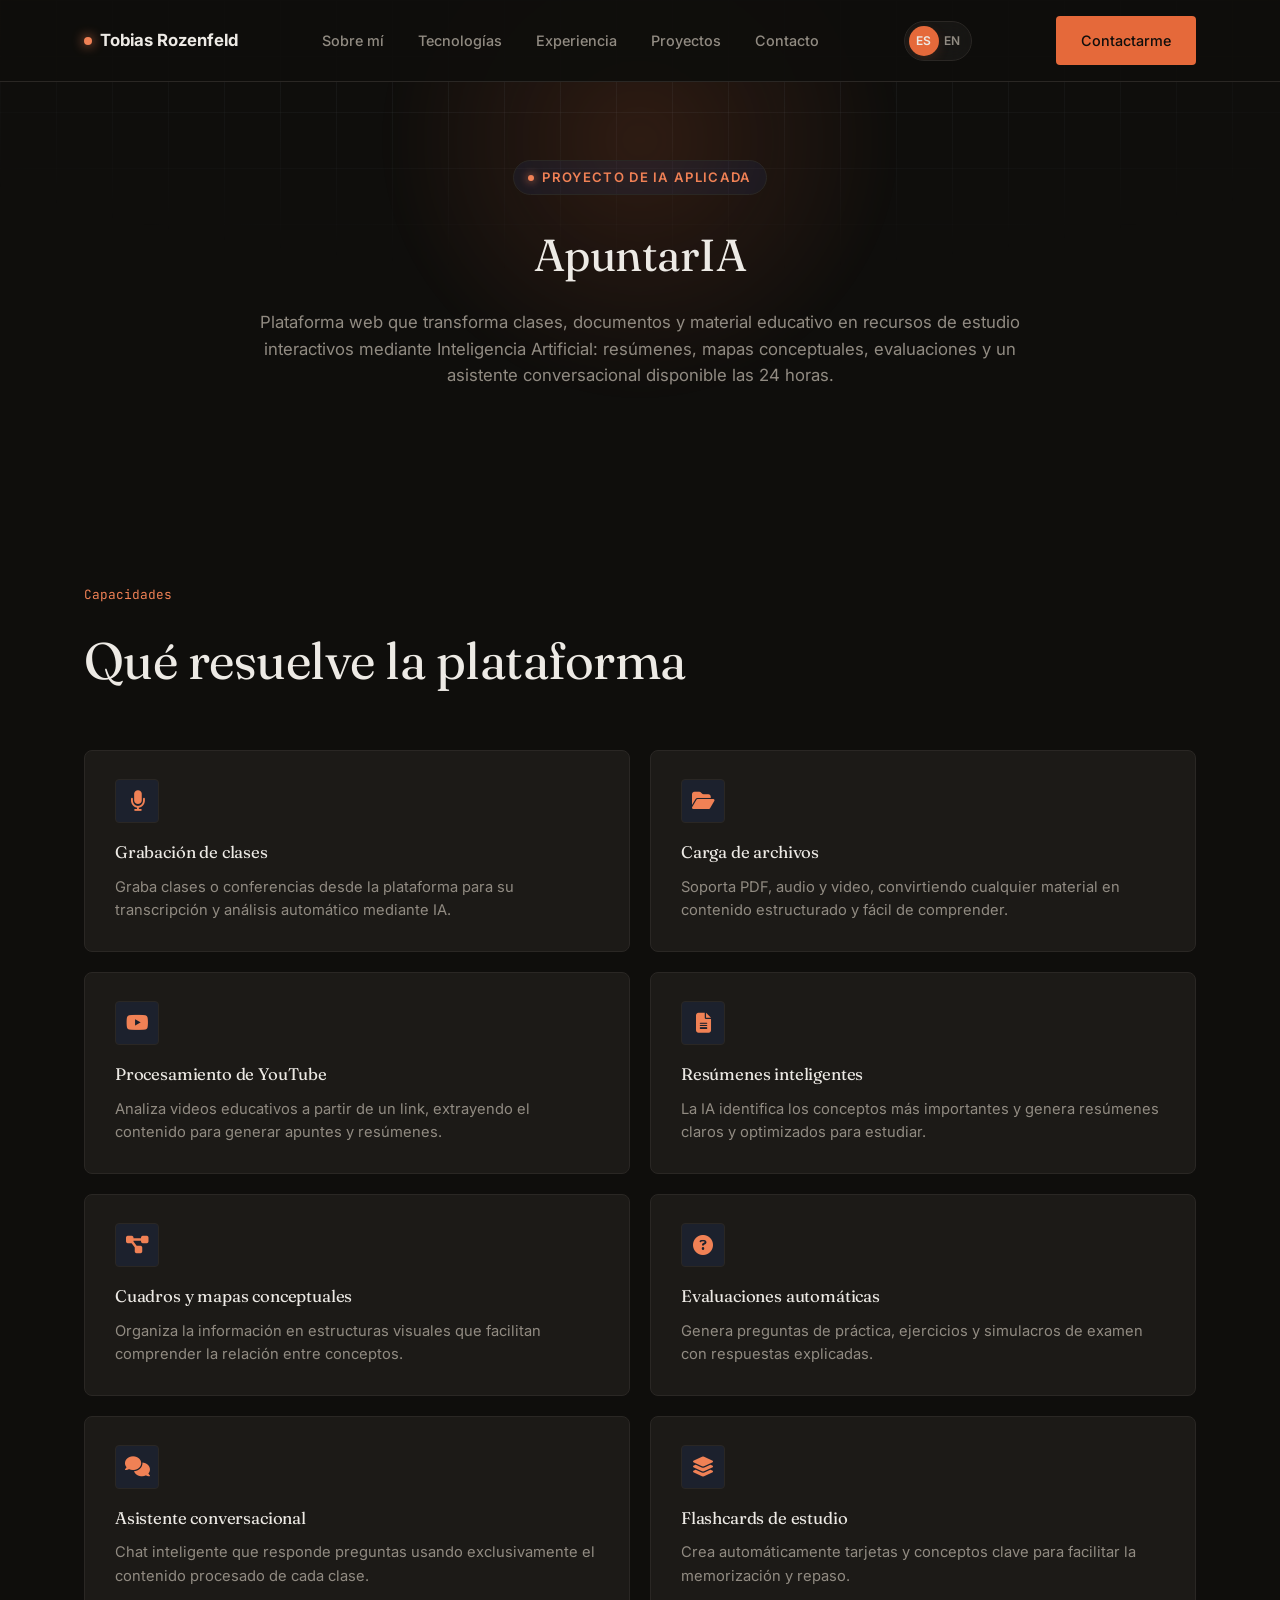
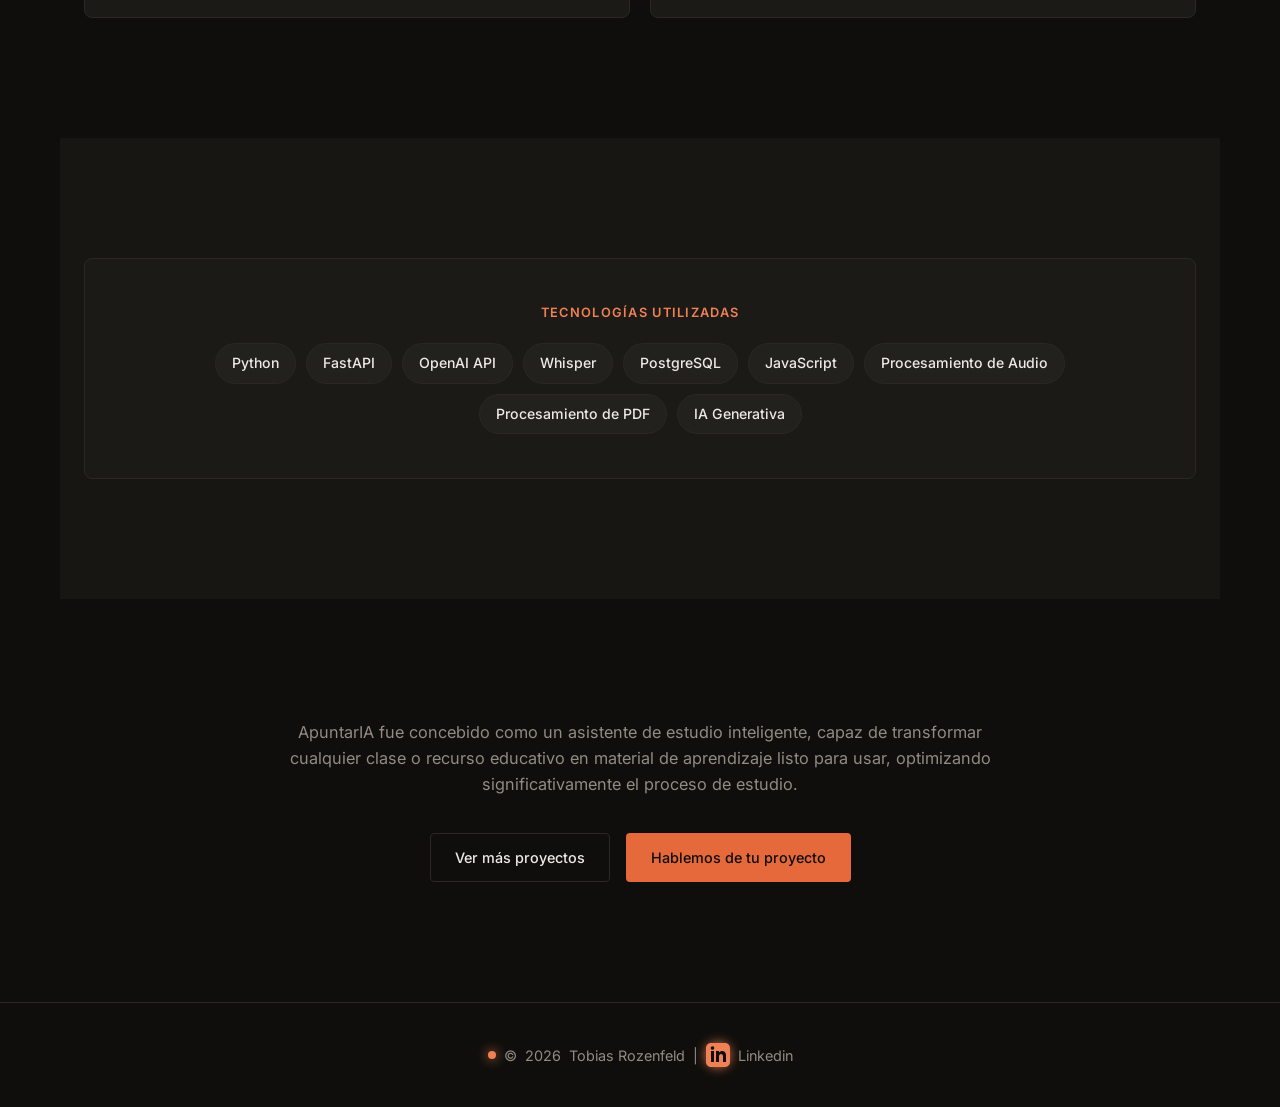
<file: public/apuntaria.html>
<!DOCTYPE html>
<html lang="es">
<head>
    <meta charset="UTF-8">
    <meta name="viewport" content="width=device-width, initial-scale=1.0">
    <meta name="description" content="ApuntarIA — Plataforma de estudio inteligente con IA, por Tobias Rozenfeld.">
    <title>ApuntarIA — Proyecto de Tobias Rozenfeld</title>
    <link rel="icon" href="https://pbs.twimg.com/profile_images/1069767367452966912/mgpfJsIv_400x400.jpg">

    <link href="https://cdnjs.cloudflare.com/ajax/libs/font-awesome/6.5.1/css/all.min.css" rel="stylesheet">

    <link rel="stylesheet" href="css/style.css">
    <link rel="stylesheet" href="css/project-detail.css">
    <link rel="stylesheet" href="css/animations.css">
    <link rel="stylesheet" href="css/footer.css">
    <link rel="stylesheet" href="css/responsive.css">
</head>
<body>

    <header class="site-header">
        <div class="nav-wrap">
            <a href="/" class="logo-link">
                <span class="logo-mark"></span>
                <span class="logo-text">Tobias Rozenfeld</span>
            </a>
            <nav class="nav-links">
                <a href="/#about" data-i18n="nav.about">Sobre mí</a>
                <a href="/#stack" data-i18n="nav.stack">Stack</a>
                <a href="/#experience" data-i18n="nav.experience">Experiencia</a>
                <a href="/#projects" data-i18n="nav.projects">Proyectos</a>
                <a href="/#contact" data-i18n="nav.contact">Contacto</a>
            </nav>
            <button class="lang-switch" id="langSwitch" data-lang="es" aria-label="Cambiar idioma / Switch language">
                <span class="lang-thumb"></span>
                <span class="lang-option es">ES</span>
                <span class="lang-option en">EN</span>
            </button>
            <a href="/#contact" class="btn btn-primary nav-cta" data-i18n="nav.cta">Contactarme</a>
            <button class="menu-toggle" aria-label="Abrir menú" aria-expanded="false">
                <i class="fa-solid fa-bars"></i>
            </button>
        </div>
    </header>

    <main>
        <!-- HERO DE PROYECTO -->
        <section class="project-hero">
            <div class="project-hero-glow"></div>
            <div class="project-hero-inner">
                <!-- <a href="/#projects" class="project-back"><i class="fa-solid fa-arrow-left"></i> Volver a proyectos</a> -->
                <span class="project-eyebrow"><span class="dot"></span> <span data-i18n="apuntaria.eyebrow">Proyecto de IA aplicada</span></span>
                <h1 class="project-hero-title" data-i18n="apuntaria.hero_title">ApuntarIA</h1>
                <p class="project-hero-desc" data-i18n="apuntaria.hero_desc">
                    Plataforma web que transforma clases, documentos y material educativo
                    en recursos de estudio interactivos mediante Inteligencia Artificial:
                    resúmenes, mapas conceptuales, evaluaciones y un asistente conversacional
                    disponible las 24 horas.
                </p>
            </div>
        </section>

        <!-- FEATURES -->
        <section class="section section-dark">
            <div class="section-header reveal">
                <span class="eyebrow" data-i18n="apuntaria.features_eyebrow">Capacidades</span>
                <h2 class="section-title" data-i18n="apuntaria.features_title">Qué resuelve la plataforma</h2>
            </div>

            <div class="feature-grid">
                <div class="glass-card feature-card reveal">
                    <div class="feature-icon"><i class="fa-solid fa-microphone"></i></div>
                    <h3 class="feature-title" data-i18n="apuntaria.f1_title">Grabación de clases</h3>
                    <p class="feature-desc" data-i18n="apuntaria.f1_desc">Graba clases o conferencias desde la plataforma para su transcripción y análisis automático mediante IA.</p>
                </div>
                <div class="glass-card feature-card reveal">
                    <div class="feature-icon"><i class="fa-solid fa-folder-open"></i></div>
                    <h3 class="feature-title" data-i18n="apuntaria.f2_title">Carga de archivos</h3>
                    <p class="feature-desc" data-i18n="apuntaria.f2_desc">Soporta PDF, audio y video, convirtiendo cualquier material en contenido estructurado y fácil de comprender.</p>
                </div>
                <div class="glass-card feature-card reveal">
                    <div class="feature-icon"><i class="fa-brands fa-youtube"></i></div>
                    <h3 class="feature-title" data-i18n="apuntaria.f3_title">Procesamiento de YouTube</h3>
                    <p class="feature-desc" data-i18n="apuntaria.f3_desc">Analiza videos educativos a partir de un link, extrayendo el contenido para generar apuntes y resúmenes.</p>
                </div>
                <div class="glass-card feature-card reveal">
                    <div class="feature-icon"><i class="fa-solid fa-file-lines"></i></div>
                    <h3 class="feature-title" data-i18n="apuntaria.f4_title">Resúmenes inteligentes</h3>
                    <p class="feature-desc" data-i18n="apuntaria.f4_desc">La IA identifica los conceptos más importantes y genera resúmenes claros y optimizados para estudiar.</p>
                </div>
                <div class="glass-card feature-card reveal">
                    <div class="feature-icon"><i class="fa-solid fa-diagram-project"></i></div>
                    <h3 class="feature-title" data-i18n="apuntaria.f5_title">Cuadros y mapas conceptuales</h3>
                    <p class="feature-desc" data-i18n="apuntaria.f5_desc">Organiza la información en estructuras visuales que facilitan comprender la relación entre conceptos.</p>
                </div>
                <div class="glass-card feature-card reveal">
                    <div class="feature-icon"><i class="fa-solid fa-circle-question"></i></div>
                    <h3 class="feature-title" data-i18n="apuntaria.f6_title">Evaluaciones automáticas</h3>
                    <p class="feature-desc" data-i18n="apuntaria.f6_desc">Genera preguntas de práctica, ejercicios y simulacros de examen con respuestas explicadas.</p>
                </div>
                <div class="glass-card feature-card reveal">
                    <div class="feature-icon"><i class="fa-solid fa-comments"></i></div>
                    <h3 class="feature-title" data-i18n="apuntaria.f7_title">Asistente conversacional</h3>
                    <p class="feature-desc" data-i18n="apuntaria.f7_desc">Chat inteligente que responde preguntas usando exclusivamente el contenido procesado de cada clase.</p>
                </div>
                <div class="glass-card feature-card reveal">
                    <div class="feature-icon"><i class="fa-solid fa-layer-group"></i></div>
                    <h3 class="feature-title" data-i18n="apuntaria.f8_title">Flashcards de estudio</h3>
                    <p class="feature-desc" data-i18n="apuntaria.f8_desc">Crea automáticamente tarjetas y conceptos clave para facilitar la memorización y repaso.</p>
                </div>
            </div>
        </section>

        <!-- TECNOLOGÍAS -->
        <section class="section section-secondary">
            <div class="glass-card tech-block reveal">
                <div class="tech-block-title" data-i18n="apuntaria.tech_title">Tecnologías utilizadas</div>
                <div class="tech-block-list">
                    <span>Python</span><span>FastAPI</span><span>OpenAI API</span><span>Whisper</span>
                    <span>PostgreSQL</span><span>JavaScript</span><span>Procesamiento de Audio</span>
                    <span>Procesamiento de PDF</span><span>IA Generativa</span>
                </div>
            </div>
        </section>

        <!-- CIERRE -->
        <section class="section section-dark">
            <div class="project-closing reveal">
                <p data-i18n="apuntaria.closing">
                    ApuntarIA fue concebido como un asistente de estudio inteligente, capaz de
                    transformar cualquier clase o recurso educativo en material de aprendizaje
                    listo para usar, optimizando significativamente el proceso de estudio.
                </p>
                <div class="project-cta">
                    <a href="/#projects" class="btn btn-outline" data-i18n="project.more">Ver más proyectos</a>
                    <a href="/#contact" class="btn btn-primary" data-i18n="project.talk">Hablemos de tu proyecto</a>
                </div>
            </div>
        </section>
    </main>

    <footer class="site-footer">
        <div class="footer-inner">
            <div class="footer-brand">
                <span class="logo-mark"></span>
                &copy; <span id="footer-year">2026</span> Tobias Rozenfeld
                <span class="footer-separator">|</span>
                <a href="https://www.linkedin.com/in/tobi-roz/" target="_blank" rel="noopener noreferrer" class="logo-linkedin-glow" aria-label="Visitar mi perfil de LinkedIn">
                    <svg xmlns="http://w3.org" viewBox="0 0 24 24">
                        <path d="M19 0h-14c-2.761 0-5 2.239-5 5v14c0 2.761 2.239 5 5 5h14c2.762 0 5-2.239 5-5v-14c0-2.761-2.238-5-5-5zm-11 19h-3v-11h3v11zm-1.5-12.268c-.966 0-1.75-.79-1.75-1.764s.784-1.764 1.75-1.764 1.75.79 1.75 1.764-.783 1.764-1.75 1.764zm13.5 12.268h-3v-5.604c0-3.368-4-3.113-4 0v5.604h-3v-11h3v1.765c1.396-2.586 7-2.777 7 2.476v6.759z"/>
                    </svg>
                </a>
                <span>Linkedin</span>
            </div>
            <!-- <div class="footer-links">
                <a href="https://tobiroz.com/">Inicio</a>
                <a href="https://tobiroz.com/#projects">Proyectos</a>
                <a href="https://tobiroz.com/#contact">Contacto</a>
            </div> -->
        </div>
    </footer>

    <script src="js/i18n.js"></script>
    <script src="js/menu.js"></script>
    <script src="js/animations.js"></script>
    <script>
        document.getElementById("footer-year").textContent = new Date().getFullYear();
    </script>
</body>
</html>
</file>
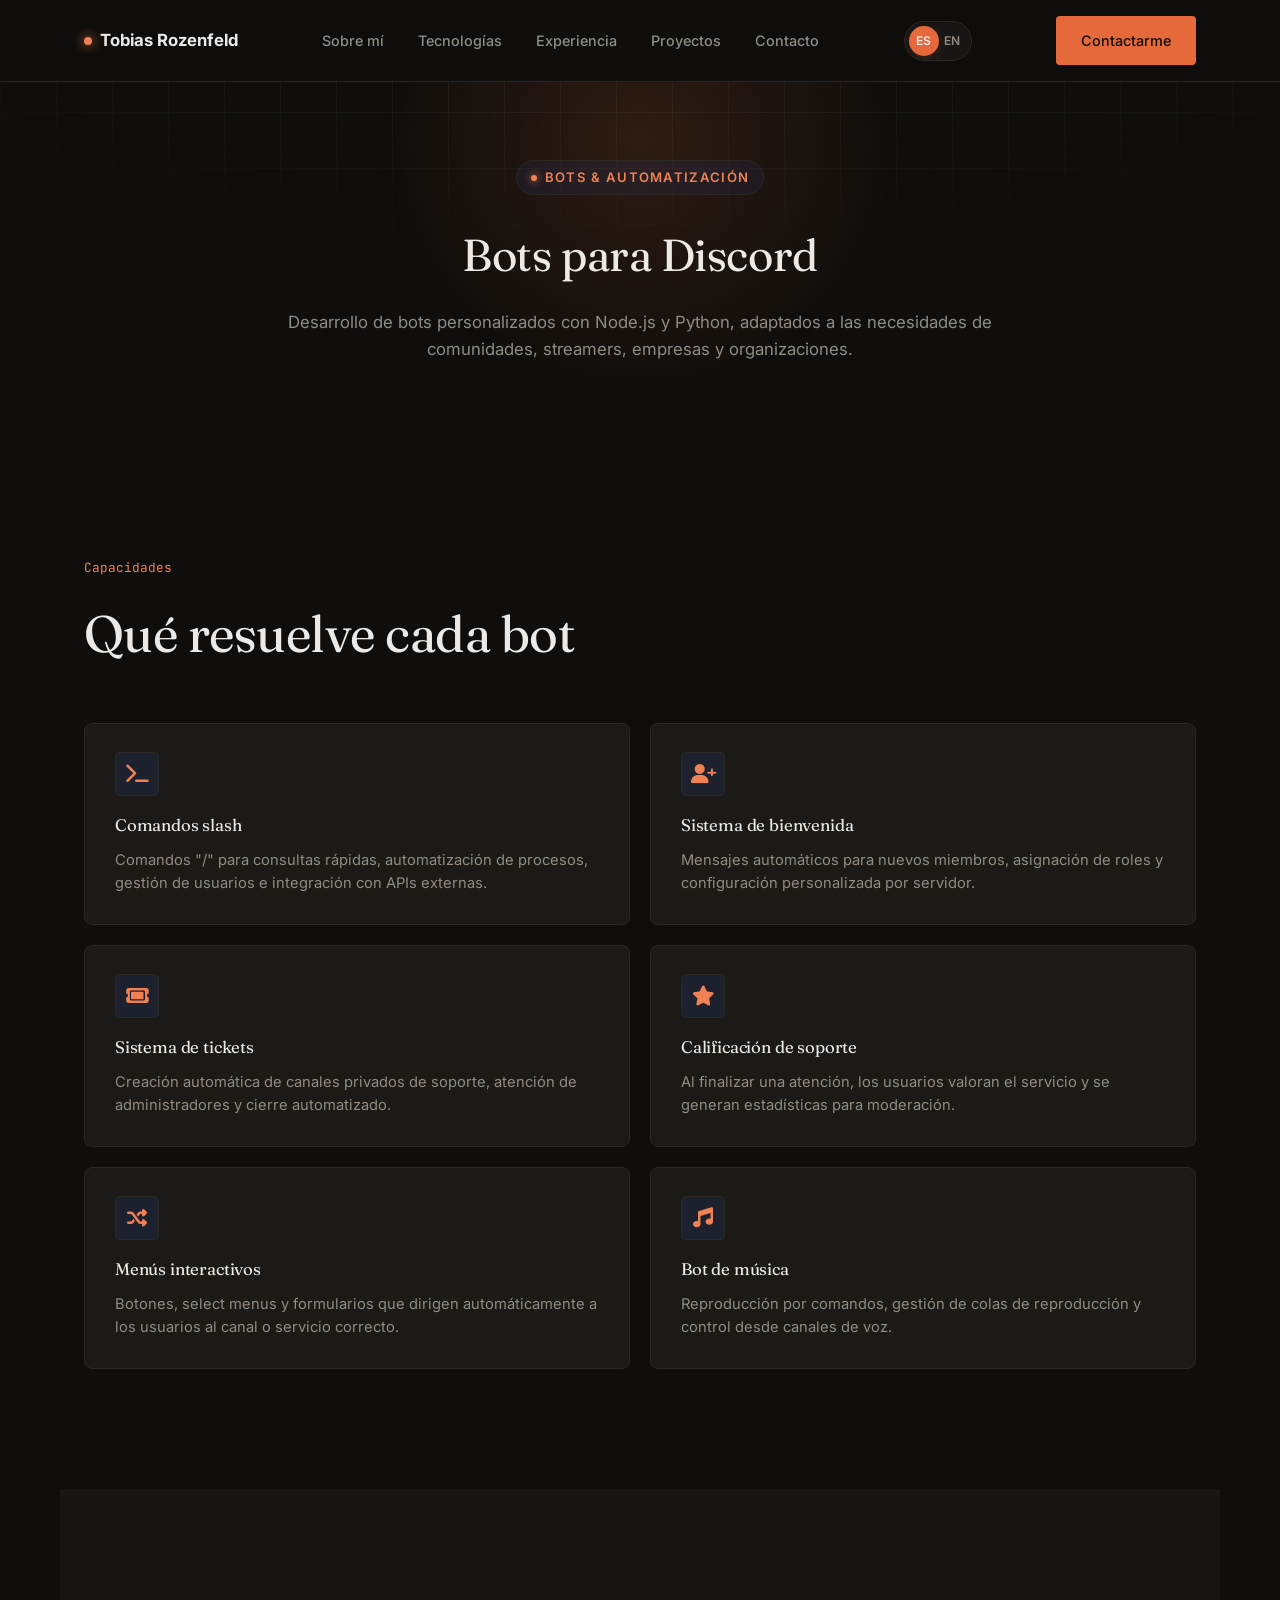
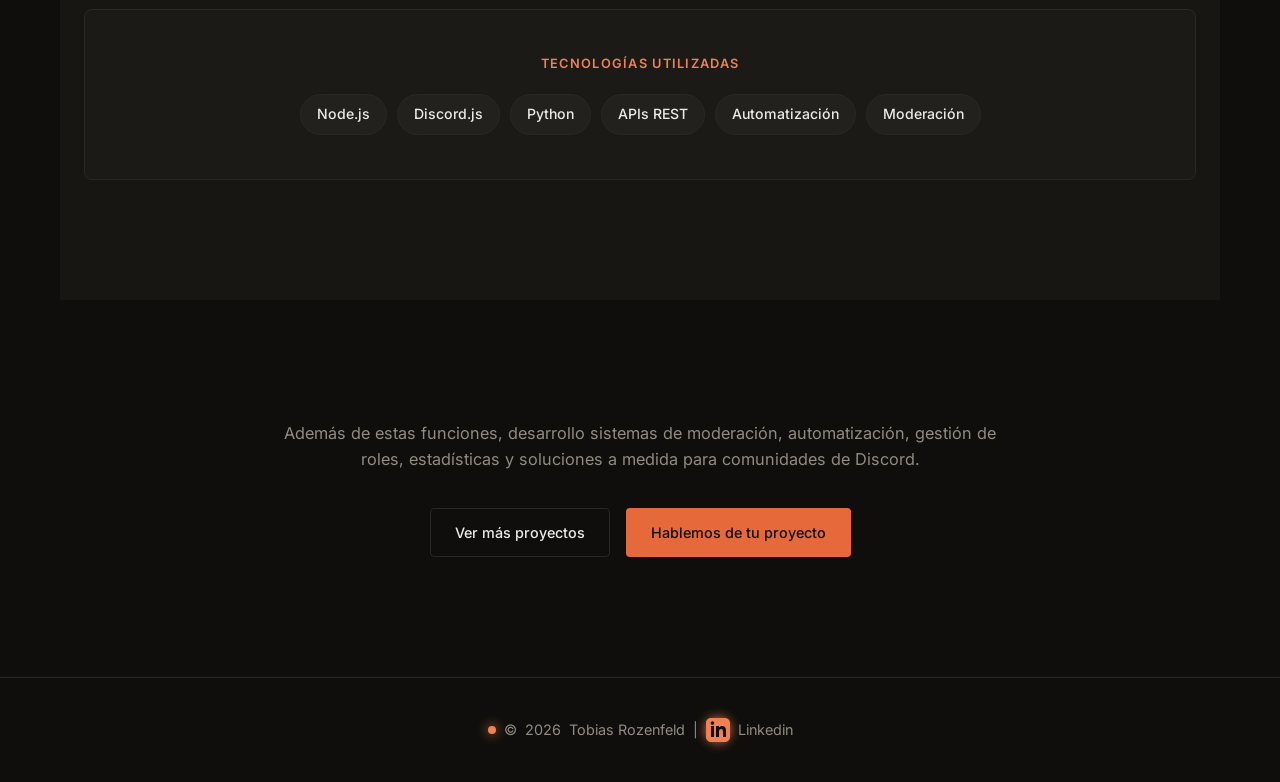
<file: public/bot-discord.html>
<!DOCTYPE html>
<html lang="es">
<head>
    <meta charset="UTF-8">
    <meta name="viewport" content="width=device-width, initial-scale=1.0">
    <meta name="description" content="Bots para Discord — proyecto de Tobias Rozenfeld.">
    <title>Bots para Discord — Proyecto de Tobias Rozenfeld</title>
    <link rel="icon" href="https://pbs.twimg.com/profile_images/1069767367452966912/mgpfJsIv_400x400.jpg">

    <link href="https://cdnjs.cloudflare.com/ajax/libs/font-awesome/6.5.1/css/all.min.css" rel="stylesheet">

    <link rel="stylesheet" href="css/style.css">
    <link rel="stylesheet" href="css/project-detail.css">
    <link rel="stylesheet" href="css/animations.css">
    <link rel="stylesheet" href="css/footer.css">
    <link rel="stylesheet" href="css/responsive.css">
</head>
<body>

    <header class="site-header">
        <div class="nav-wrap">
            <a href="/" class="logo-link">
                <span class="logo-mark"></span>
                <span class="logo-text">Tobias Rozenfeld</span>
            </a>
            <nav class="nav-links">
                <a href="/#about" data-i18n="nav.about">Sobre mí</a>
                <a href="/#stack" data-i18n="nav.stack">Stack</a>
                <a href="/#experience" data-i18n="nav.experience">Experiencia</a>
                <a href="/#projects" data-i18n="nav.projects">Proyectos</a>
                <a href="/#contact" data-i18n="nav.contact">Contacto</a>
            </nav>
            <button class="lang-switch" id="langSwitch" data-lang="es" aria-label="Cambiar idioma / Switch language">
                <span class="lang-thumb"></span>
                <span class="lang-option es">ES</span>
                <span class="lang-option en">EN</span>
            </button>
            <a href="/#contact" class="btn btn-primary nav-cta" data-i18n="nav.cta">Contactarme</a>
            <button class="menu-toggle" aria-label="Abrir menú" aria-expanded="false">
                <i class="fa-solid fa-bars"></i>
            </button>
        </div>
    </header>

    <main>
        <!-- HERO DE PROYECTO -->
        <section class="project-hero">
            <div class="project-hero-glow"></div>
            <div class="project-hero-inner">
                <!-- <a href="#projects" class="project-back"><i class="fa-solid fa-arrow-left"></i> Volver a proyectos</a> -->
                <span class="project-eyebrow"><span class="dot"></span> <span data-i18n="discord.eyebrow">Bots & Automatización</span></span>
                <h1 class="project-hero-title" data-i18n="discord.hero_title">Bots para Discord</h1>
                <p class="project-hero-desc" data-i18n="discord.hero_desc">
                    Desarrollo de bots personalizados con Node.js y Python, adaptados a las
                    necesidades de comunidades, streamers, empresas y organizaciones.
                </p>
            </div>
        </section>

        <!-- FEATURES -->
        <section class="section section-dark">
            <div class="section-header reveal">
                <span class="eyebrow" data-i18n="discord.features_eyebrow">Capacidades</span>
                <h2 class="section-title" data-i18n="discord.features_title">Qué resuelve cada bot</h2>
            </div>

            <div class="feature-grid">
                <div class="glass-card feature-card reveal">
                    <div class="feature-icon"><i class="fa-solid fa-terminal"></i></div>
                    <h3 class="feature-title" data-i18n="discord.f1_title">Comandos slash</h3>
                    <p class="feature-desc" data-i18n="discord.f1_desc">Comandos "/" para consultas rápidas, automatización de procesos, gestión de usuarios e integración con APIs externas.</p>
                </div>
                <div class="glass-card feature-card reveal">
                    <div class="feature-icon"><i class="fa-solid fa-user-plus"></i></div>
                    <h3 class="feature-title" data-i18n="discord.f2_title">Sistema de bienvenida</h3>
                    <p class="feature-desc" data-i18n="discord.f2_desc">Mensajes automáticos para nuevos miembros, asignación de roles y configuración personalizada por servidor.</p>
                </div>
                <div class="glass-card feature-card reveal">
                    <div class="feature-icon"><i class="fa-solid fa-ticket"></i></div>
                    <h3 class="feature-title" data-i18n="discord.f3_title">Sistema de tickets</h3>
                    <p class="feature-desc" data-i18n="discord.f3_desc">Creación automática de canales privados de soporte, atención de administradores y cierre automatizado.</p>
                </div>
                <div class="glass-card feature-card reveal">
                    <div class="feature-icon"><i class="fa-solid fa-star"></i></div>
                    <h3 class="feature-title" data-i18n="discord.f4_title">Calificación de soporte</h3>
                    <p class="feature-desc" data-i18n="discord.f4_desc">Al finalizar una atención, los usuarios valoran el servicio y se generan estadísticas para moderación.</p>
                </div>
                <div class="glass-card feature-card reveal">
                    <div class="feature-icon"><i class="fa-solid fa-shuffle"></i></div>
                    <h3 class="feature-title" data-i18n="discord.f5_title">Menús interactivos</h3>
                    <p class="feature-desc" data-i18n="discord.f5_desc">Botones, select menus y formularios que dirigen automáticamente a los usuarios al canal o servicio correcto.</p>
                </div>
                <div class="glass-card feature-card reveal">
                    <div class="feature-icon"><i class="fa-solid fa-music"></i></div>
                    <h3 class="feature-title" data-i18n="discord.f6_title">Bot de música</h3>
                    <p class="feature-desc" data-i18n="discord.f6_desc">Reproducción por comandos, gestión de colas de reproducción y control desde canales de voz.</p>
                </div>
            </div>
        </section>

        <!-- TECNOLOGÍAS -->
        <section class="section section-secondary">
            <div class="glass-card tech-block reveal">
                <div class="tech-block-title" data-i18n="discord.tech_title">Tecnologías utilizadas</div>
                <div class="tech-block-list">
                    <span>Node.js</span><span>Discord.js</span><span>Python</span>
                    <span>APIs REST</span><span>Automatización</span><span>Moderación</span>
                </div>
            </div>
        </section>

        <!-- CIERRE -->
        <section class="section section-dark">
            <div class="project-closing reveal">
                <p data-i18n="discord.closing">
                    Además de estas funciones, desarrollo sistemas de moderación, automatización,
                    gestión de roles, estadísticas y soluciones a medida para comunidades de Discord.
                </p>
                <div class="project-cta">
                    <a href="/#projects" class="btn btn-outline" data-i18n="project.more">Ver más proyectos</a>
                    <a href="/#contact" class="btn btn-primary" data-i18n="project.talk">Hablemos de tu proyecto</a>
                </div>
            </div>
        </section>
    </main>

    <footer class="site-footer">
        <div class="footer-inner">
            <div class="footer-brand">
                <span class="logo-mark"></span>
                &copy; <span id="footer-year">2026</span> Tobias Rozenfeld
                <span class="footer-separator">|</span>
                <a href="https://www.linkedin.com/in/tobi-roz/" target="_blank" rel="noopener noreferrer" class="logo-linkedin-glow" aria-label="Visitar mi perfil de LinkedIn">
                    <svg xmlns="http://w3.org" viewBox="0 0 24 24">
                        <path d="M19 0h-14c-2.761 0-5 2.239-5 5v14c0 2.761 2.239 5 5 5h14c2.762 0 5-2.239 5-5v-14c0-2.761-2.238-5-5-5zm-11 19h-3v-11h3v11zm-1.5-12.268c-.966 0-1.75-.79-1.75-1.764s.784-1.764 1.75-1.764 1.75.79 1.75 1.764-.783 1.764-1.75 1.764zm13.5 12.268h-3v-5.604c0-3.368-4-3.113-4 0v5.604h-3v-11h3v1.765c1.396-2.586 7-2.777 7 2.476v6.759z"/>
                    </svg>
                </a>
                <span>Linkedin</span>
            </div>
            <!-- <div class="footer-links">
                <a href="https://tobiroz.com/">Inicio</a>
                <a href="https://tobiroz.com/#projects">Proyectos</a>
                <a href="https://tobiroz.com/#contact">Contacto</a>
            </div> -->
        </div>
    </footer>

    <script src="js/i18n.js"></script>
    <script src="js/menu.js"></script>
    <script src="js/animations.js"></script>
    <script>
        document.getElementById("footer-year").textContent = new Date().getFullYear();
    </script>
</body>
</html>
</file>
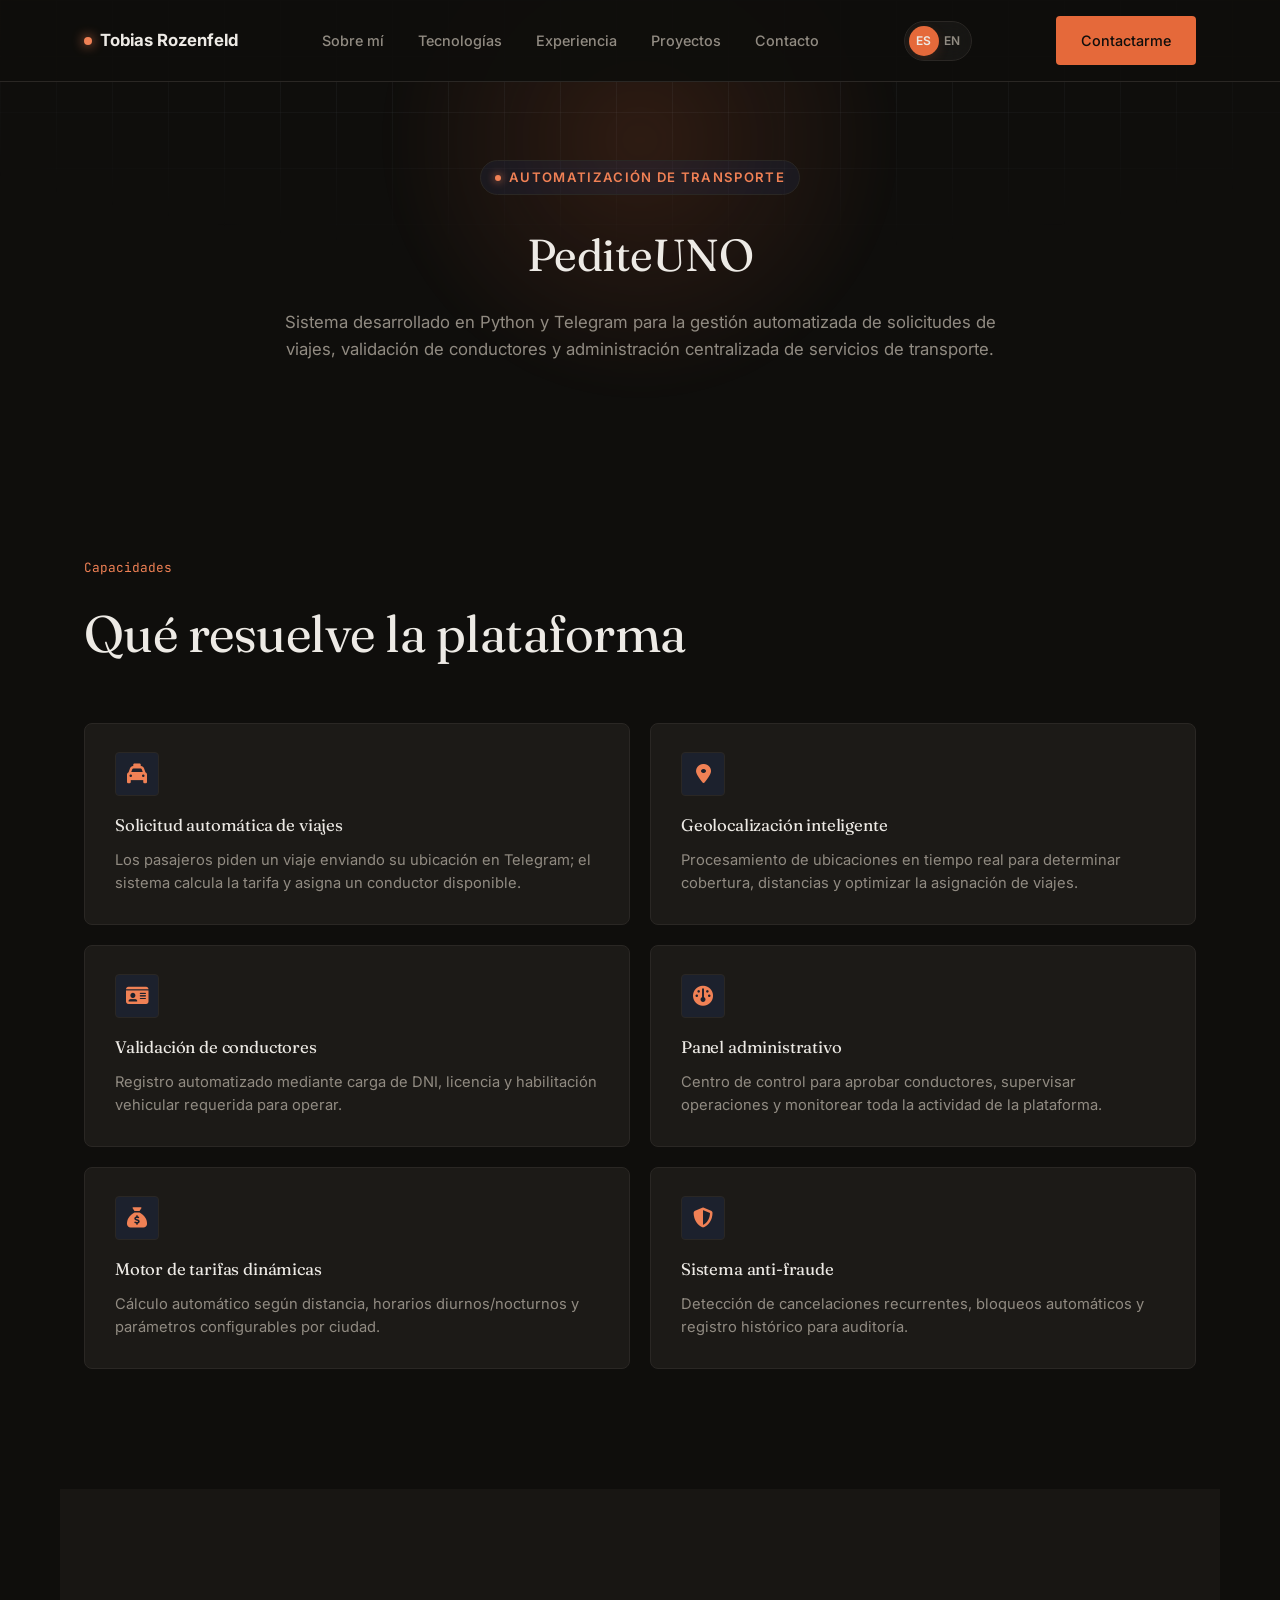
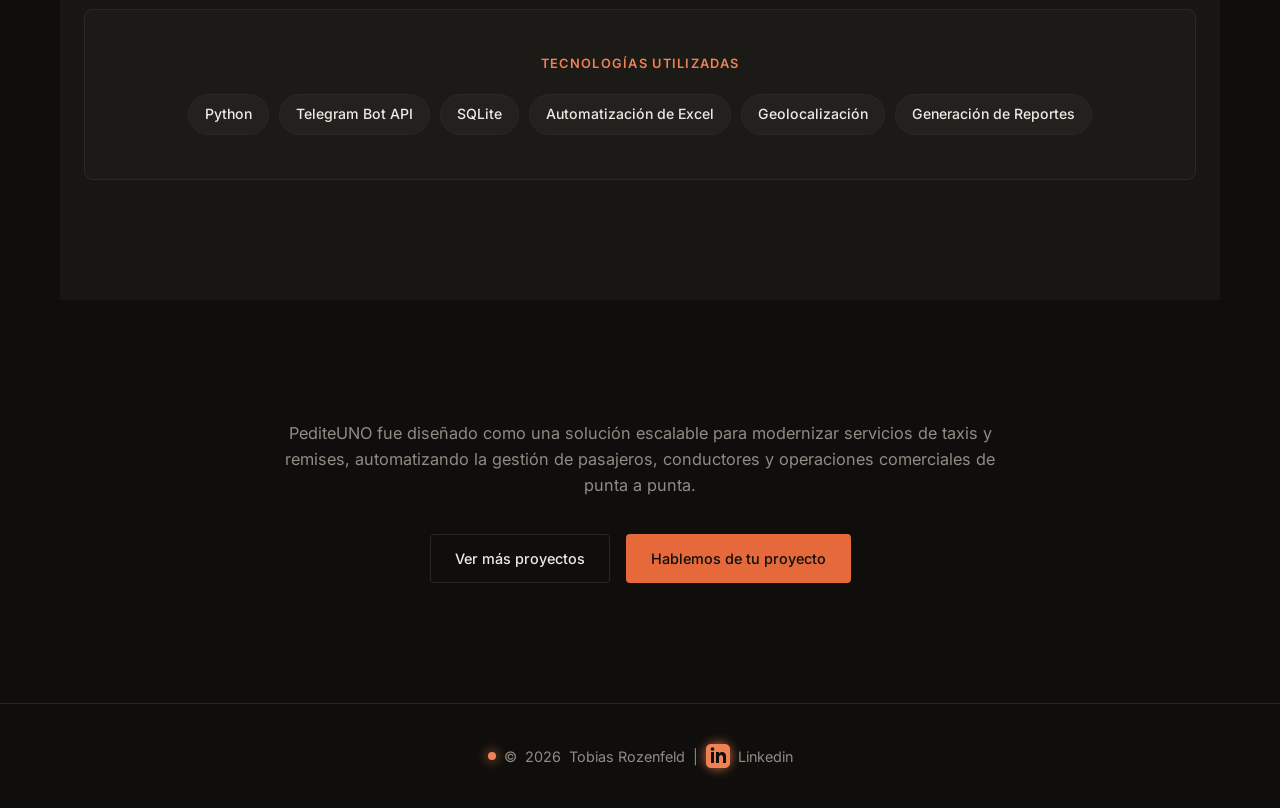
<file: public/bot-telegram.html>
<!DOCTYPE html>
<html lang="es">
<head>
    <meta charset="UTF-8">
    <meta name="viewport" content="width=device-width, initial-scale=1.0">
    <meta name="description" content="PediteUNO — Plataforma inteligente para transporte urbano, por Tobias Rozenfeld.">
    <title>PediteUNO — Proyecto de Tobias Rozenfeld</title>
    <link rel="icon" href="https://pbs.twimg.com/profile_images/1069767367452966912/mgpfJsIv_400x400.jpg">

    <link href="https://cdnjs.cloudflare.com/ajax/libs/font-awesome/6.5.1/css/all.min.css" rel="stylesheet">

    <link rel="stylesheet" href="css/style.css">
    <link rel="stylesheet" href="css/project-detail.css">
    <link rel="stylesheet" href="css/animations.css">
    <link rel="stylesheet" href="css/footer.css">
    <link rel="stylesheet" href="css/responsive.css">
</head>
<body>

    <header class="site-header">
        <div class="nav-wrap">
            <a href="/" class="logo-link">
                <span class="logo-mark"></span>
                <span class="logo-text">Tobias Rozenfeld</span>
            </a>
            <nav class="nav-links">
                <a href="/#about" data-i18n="nav.about">Sobre mí</a>
                <a href="/#stack" data-i18n="nav.stack">Stack</a>
                <a href="/#experience" data-i18n="nav.experience">Experiencia</a>
                <a href="/#projects" data-i18n="nav.projects">Proyectos</a>
                <a href="/#contact" data-i18n="nav.contact">Contacto</a>
            </nav>
            <button class="lang-switch" id="langSwitch" data-lang="es" aria-label="Cambiar idioma / Switch language">
                <span class="lang-thumb"></span>
                <span class="lang-option es">ES</span>
                <span class="lang-option en">EN</span>
            </button>
            <a href="/#contact" class="btn btn-primary nav-cta" data-i18n="nav.cta">Contactarme</a>
            <button class="menu-toggle" aria-label="Abrir menú" aria-expanded="false">
                <i class="fa-solid fa-bars"></i>
            </button>
        </div>
    </header>

    <main>
        <!-- HERO DE PROYECTO -->
        <section class="project-hero">
            <div class="project-hero-glow"></div>
            <div class="project-hero-inner">
                <!-- <a href="/#projects" class="project-back"><i class="fa-solid fa-arrow-left"></i> Volver a proyectos</a> -->
                <span class="project-eyebrow"><span class="dot"></span> <span data-i18n="telegram.eyebrow">Automatización de transporte</span></span>
                <h1 class="project-hero-title" data-i18n="telegram.hero_title">PediteUNO</h1>
                <p class="project-hero-desc" data-i18n="telegram.hero_desc">
                    Sistema desarrollado en Python y Telegram para la gestión automatizada
                    de solicitudes de viajes, validación de conductores y administración
                    centralizada de servicios de transporte.
                </p>
            </div>
        </section>

        <!-- FEATURES -->
        <section class="section section-dark">
            <div class="section-header reveal">
                <span class="eyebrow" data-i18n="telegram.features_eyebrow">Capacidades</span>
                <h2 class="section-title" data-i18n="telegram.features_title">Qué resuelve la plataforma</h2>
            </div>

            <div class="feature-grid">
                <div class="glass-card feature-card reveal">
                    <div class="feature-icon"><i class="fa-solid fa-taxi"></i></div>
                    <h3 class="feature-title" data-i18n="telegram.f1_title">Solicitud automática de viajes</h3>
                    <p class="feature-desc" data-i18n="telegram.f1_desc">Los pasajeros piden un viaje enviando su ubicación en Telegram; el sistema calcula la tarifa y asigna un conductor disponible.</p>
                </div>
                <div class="glass-card feature-card reveal">
                    <div class="feature-icon"><i class="fa-solid fa-location-dot"></i></div>
                    <h3 class="feature-title" data-i18n="telegram.f2_title">Geolocalización inteligente</h3>
                    <p class="feature-desc" data-i18n="telegram.f2_desc">Procesamiento de ubicaciones en tiempo real para determinar cobertura, distancias y optimizar la asignación de viajes.</p>
                </div>
                <div class="glass-card feature-card reveal">
                    <div class="feature-icon"><i class="fa-solid fa-id-card"></i></div>
                    <h3 class="feature-title" data-i18n="telegram.f3_title">Validación de conductores</h3>
                    <p class="feature-desc" data-i18n="telegram.f3_desc">Registro automatizado mediante carga de DNI, licencia y habilitación vehicular requerida para operar.</p>
                </div>
                <div class="glass-card feature-card reveal">
                    <div class="feature-icon"><i class="fa-solid fa-gauge"></i></div>
                    <h3 class="feature-title" data-i18n="telegram.f4_title">Panel administrativo</h3>
                    <p class="feature-desc" data-i18n="telegram.f4_desc">Centro de control para aprobar conductores, supervisar operaciones y monitorear toda la actividad de la plataforma.</p>
                </div>
                <div class="glass-card feature-card reveal">
                    <div class="feature-icon"><i class="fa-solid fa-sack-dollar"></i></div>
                    <h3 class="feature-title" data-i18n="telegram.f5_title">Motor de tarifas dinámicas</h3>
                    <p class="feature-desc" data-i18n="telegram.f5_desc">Cálculo automático según distancia, horarios diurnos/nocturnos y parámetros configurables por ciudad.</p>
                </div>
                <div class="glass-card feature-card reveal">
                    <div class="feature-icon"><i class="fa-solid fa-shield-halved"></i></div>
                    <h3 class="feature-title" data-i18n="telegram.f6_title">Sistema anti-fraude</h3>
                    <p class="feature-desc" data-i18n="telegram.f6_desc">Detección de cancelaciones recurrentes, bloqueos automáticos y registro histórico para auditoría.</p>
                </div>
            </div>
        </section>

        <!-- TECNOLOGÍAS -->
        <section class="section section-secondary">
            <div class="glass-card tech-block reveal">
                <div class="tech-block-title" data-i18n="telegram.tech_title">Tecnologías utilizadas</div>
                <div class="tech-block-list">
                    <span>Python</span><span>Telegram Bot API</span><span>SQLite</span>
                    <span>Automatización de Excel</span><span>Geolocalización</span><span>Generación de Reportes</span>
                </div>
            </div>
        </section>

        <!-- CIERRE -->
        <section class="section section-dark">
            <div class="project-closing reveal">
                <p data-i18n="telegram.closing">
                    PediteUNO fue diseñado como una solución escalable para modernizar servicios
                    de taxis y remises, automatizando la gestión de pasajeros, conductores y
                    operaciones comerciales de punta a punta.
                </p>
                <div class="project-cta">
                    <a href="/#projects" class="btn btn-outline" data-i18n="project.more">Ver más proyectos</a>
                    <a href="/#contact" class="btn btn-primary" data-i18n="project.talk">Hablemos de tu proyecto</a>
                </div>
            </div>
        </section>
    </main>

    <footer class="site-footer">
        <div class="footer-inner">
            <div class="footer-brand">
                <span class="logo-mark"></span>
                &copy; <span id="footer-year">2026</span> Tobias Rozenfeld
                <span class="footer-separator">|</span>
                <a href="https://www.linkedin.com/in/tobi-roz/" target="_blank" rel="noopener noreferrer" class="logo-linkedin-glow" aria-label="Visitar mi perfil de LinkedIn">
                    <svg xmlns="http://w3.org" viewBox="0 0 24 24">
                        <path d="M19 0h-14c-2.761 0-5 2.239-5 5v14c0 2.761 2.239 5 5 5h14c2.762 0 5-2.239 5-5v-14c0-2.761-2.238-5-5-5zm-11 19h-3v-11h3v11zm-1.5-12.268c-.966 0-1.75-.79-1.75-1.764s.784-1.764 1.75-1.764 1.75.79 1.75 1.764-.783 1.764-1.75 1.764zm13.5 12.268h-3v-5.604c0-3.368-4-3.113-4 0v5.604h-3v-11h3v1.765c1.396-2.586 7-2.777 7 2.476v6.759z"/>
                    </svg>
                </a>
                <span>Linkedin</span>
            </div>
            <!-- <div class="footer-links">
                <a href="https://tobiroz.com/">Inicio</a>
                <a href="https://tobiroz.com/#projects">Proyectos</a>
                <a href="https://tobiroz.com/#contact">Contacto</a>
            </div> -->
        </div>
    </footer>

    <script src="js/i18n.js"></script>
    <script src="js/menu.js"></script>
    <script src="js/animations.js"></script>
    <script>
        document.getElementById("footer-year").textContent = new Date().getFullYear();
    </script>
</body>
</html>
</file>
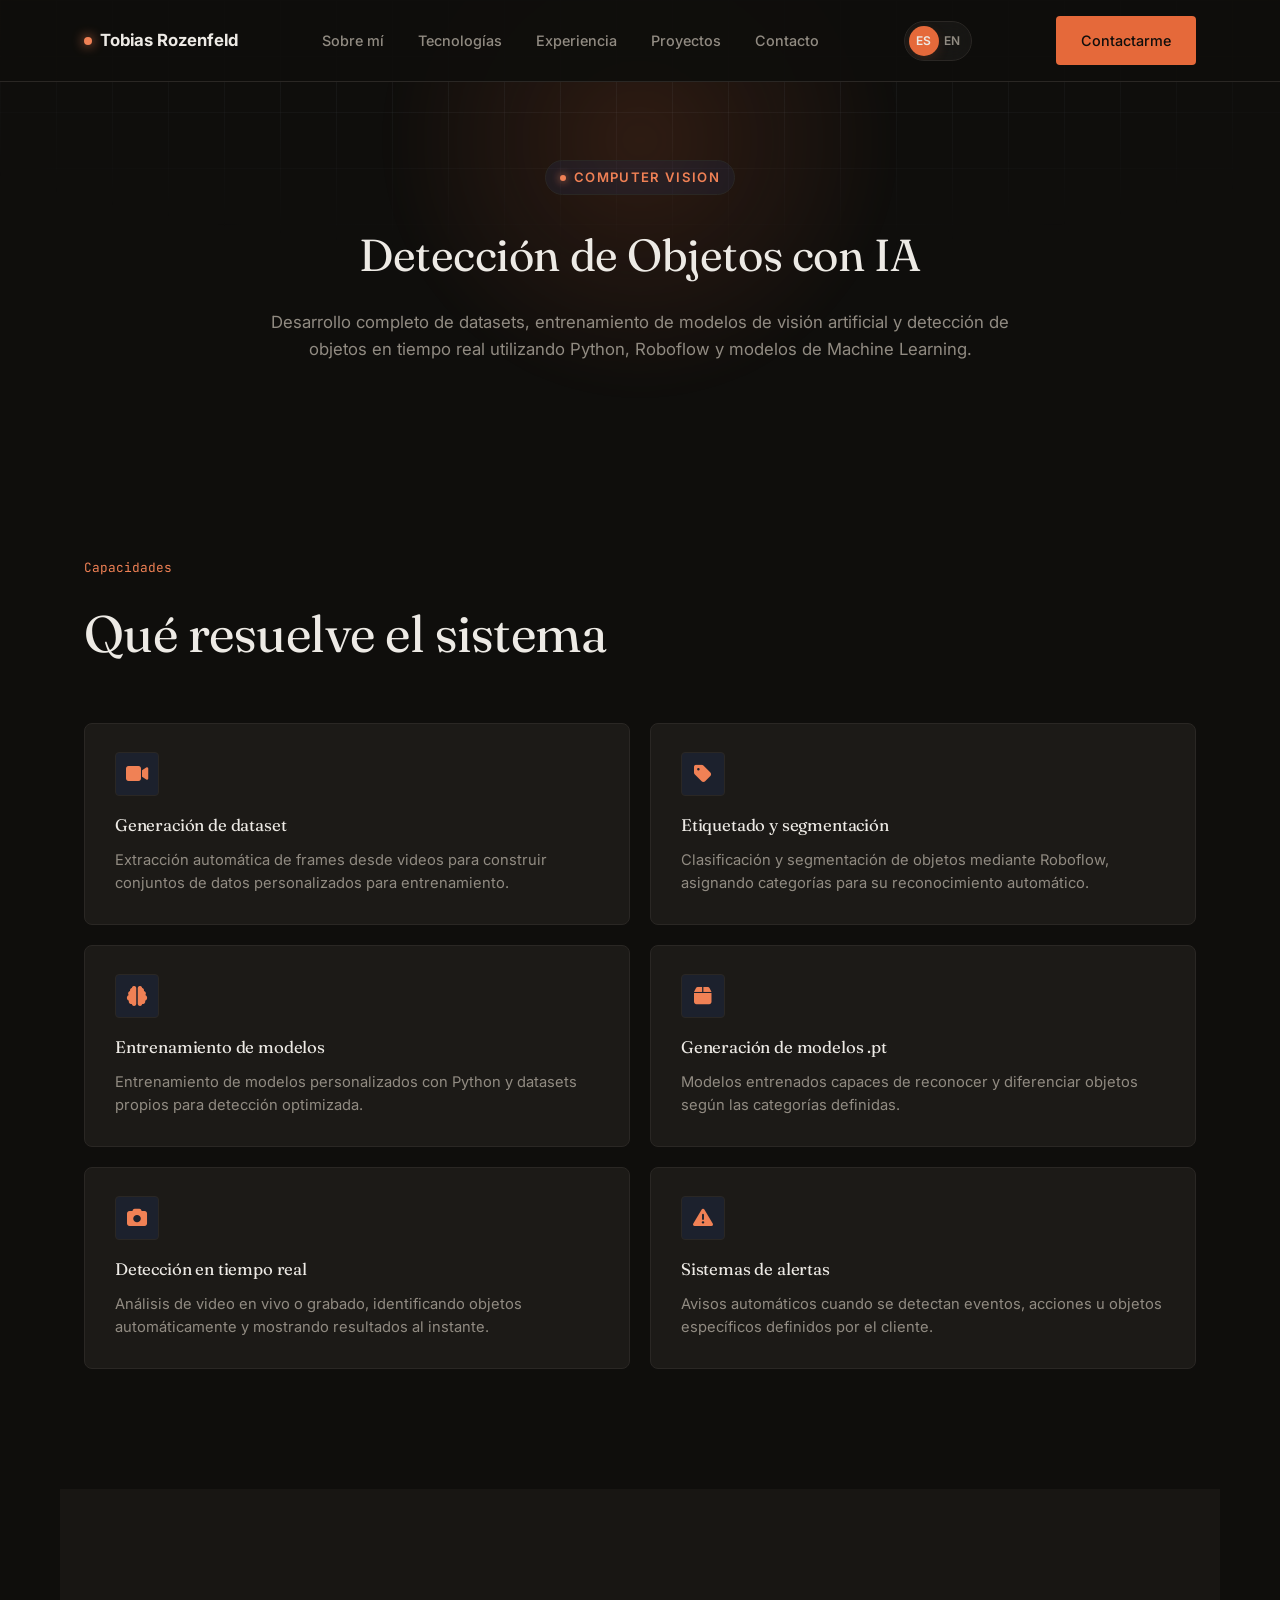
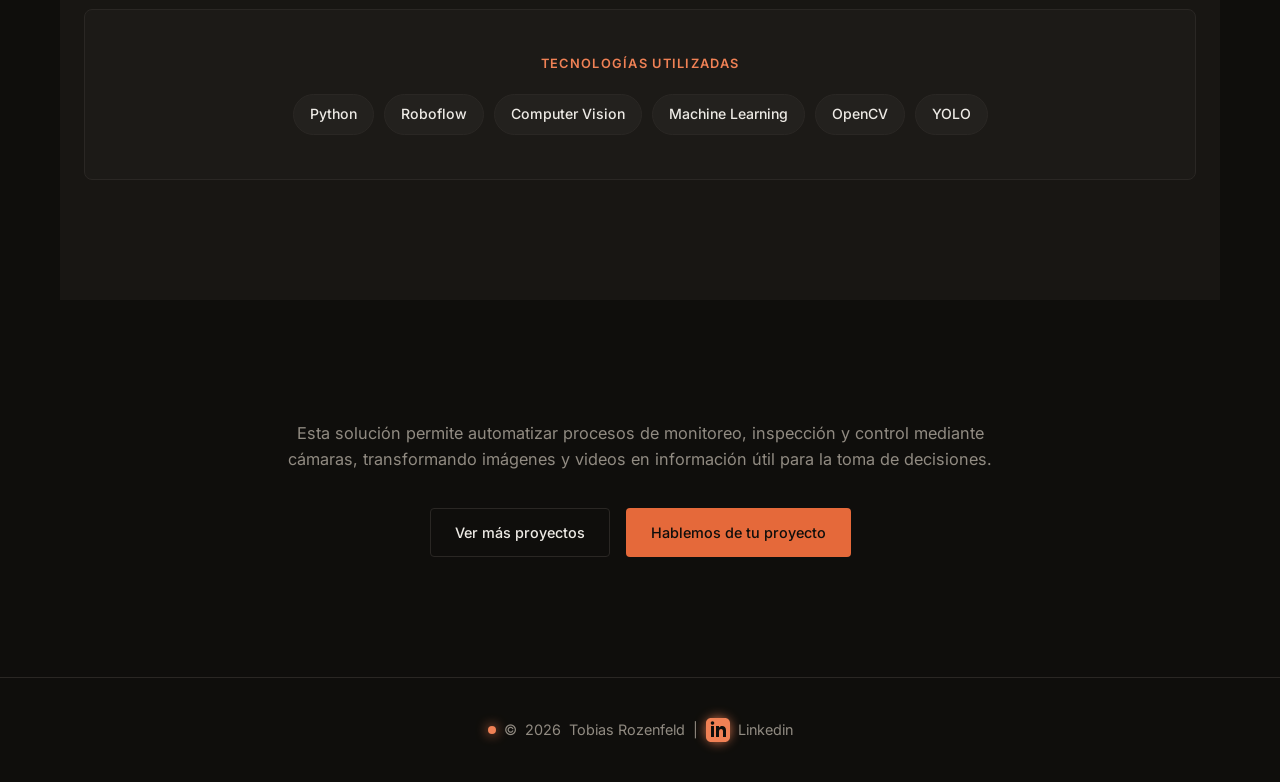
<file: public/detection-objects.html>
<!DOCTYPE html>
<html lang="es">
<head>
    <meta charset="UTF-8">
    <meta name="viewport" content="width=device-width, initial-scale=1.0">
    <meta name="description" content="Sistema de Detección de Objetos con IA — proyecto de Tobias Rozenfeld.">
    <title>Detección de Objetos — Proyecto de Tobias Rozenfeld</title>
    <link rel="icon" href="https://pbs.twimg.com/profile_images/1069767367452966912/mgpfJsIv_400x400.jpg">

    <link href="https://cdnjs.cloudflare.com/ajax/libs/font-awesome/6.5.1/css/all.min.css" rel="stylesheet">

    <link rel="stylesheet" href="css/style.css">
    <link rel="stylesheet" href="css/project-detail.css">
    <link rel="stylesheet" href="css/animations.css">
    <link rel="stylesheet" href="css/footer.css">
    <link rel="stylesheet" href="css/responsive.css">
</head>
<body>

    <header class="site-header">
        <div class="nav-wrap">
            <a href="/" class="logo-link">
                <span class="logo-mark"></span>
                <span class="logo-text">Tobias Rozenfeld</span>
            </a>
            <nav class="nav-links">
                <a href="/#about" data-i18n="nav.about">Sobre mí</a>
                <a href="/#stack" data-i18n="nav.stack">Stack</a>
                <a href="/#experience" data-i18n="nav.experience">Experiencia</a>
                <a href="/#projects" data-i18n="nav.projects">Proyectos</a>
                <a href="/#contact" data-i18n="nav.contact">Contacto</a>
            </nav>
            <button class="lang-switch" id="langSwitch" data-lang="es" aria-label="Cambiar idioma / Switch language">
                <span class="lang-thumb"></span>
                <span class="lang-option es">ES</span>
                <span class="lang-option en">EN</span>
            </button>
            <a href="/#contact" class="btn btn-primary nav-cta" data-i18n="nav.cta">Contactarme</a>
            <button class="menu-toggle" aria-label="Abrir menú" aria-expanded="false">
                <i class="fa-solid fa-bars"></i>
            </button>
        </div>
    </header>

    <main>
        <!-- HERO DE PROYECTO -->
        <section class="project-hero">
            <div class="project-hero-glow"></div>
            <div class="project-hero-inner">
                <!-- <a href="/#projects" class="project-back"><i class="fa-solid fa-arrow-left"></i> Volver a proyectos</a> -->
                <span class="project-eyebrow"><span class="dot"></span> <span data-i18n="detection.eyebrow">Computer Vision</span></span>
                <h1 class="project-hero-title" data-i18n="detection.hero_title">Detección de Objetos con IA</h1>
                <p class="project-hero-desc" data-i18n="detection.hero_desc">
                    Desarrollo completo de datasets, entrenamiento de modelos de visión
                    artificial y detección de objetos en tiempo real utilizando Python,
                    Roboflow y modelos de Machine Learning.
                </p>
            </div>
        </section>

        <!-- FEATURES -->
        <section class="section section-dark">
            <div class="section-header reveal">
                <span class="eyebrow" data-i18n="detection.features_eyebrow">Capacidades</span>
                <h2 class="section-title" data-i18n="detection.features_title">Qué resuelve el sistema</h2>
            </div>

            <div class="feature-grid">
                <div class="glass-card feature-card reveal">
                    <div class="feature-icon"><i class="fa-solid fa-video"></i></div>
                    <h3 class="feature-title" data-i18n="detection.f1_title">Generación de dataset</h3>
                    <p class="feature-desc" data-i18n="detection.f1_desc">Extracción automática de frames desde videos para construir conjuntos de datos personalizados para entrenamiento.</p>
                </div>
                <div class="glass-card feature-card reveal">
                    <div class="feature-icon"><i class="fa-solid fa-tag"></i></div>
                    <h3 class="feature-title" data-i18n="detection.f2_title">Etiquetado y segmentación</h3>
                    <p class="feature-desc" data-i18n="detection.f2_desc">Clasificación y segmentación de objetos mediante Roboflow, asignando categorías para su reconocimiento automático.</p>
                </div>
                <div class="glass-card feature-card reveal">
                    <div class="feature-icon"><i class="fa-solid fa-brain"></i></div>
                    <h3 class="feature-title" data-i18n="detection.f3_title">Entrenamiento de modelos</h3>
                    <p class="feature-desc" data-i18n="detection.f3_desc">Entrenamiento de modelos personalizados con Python y datasets propios para detección optimizada.</p>
                </div>
                <div class="glass-card feature-card reveal">
                    <div class="feature-icon"><i class="fa-solid fa-box"></i></div>
                    <h3 class="feature-title" data-i18n="detection.f4_title">Generación de modelos .pt</h3>
                    <p class="feature-desc" data-i18n="detection.f4_desc">Modelos entrenados capaces de reconocer y diferenciar objetos según las categorías definidas.</p>
                </div>
                <div class="glass-card feature-card reveal">
                    <div class="feature-icon"><i class="fa-solid fa-camera"></i></div>
                    <h3 class="feature-title" data-i18n="detection.f5_title">Detección en tiempo real</h3>
                    <p class="feature-desc" data-i18n="detection.f5_desc">Análisis de video en vivo o grabado, identificando objetos automáticamente y mostrando resultados al instante.</p>
                </div>
                <div class="glass-card feature-card reveal">
                    <div class="feature-icon"><i class="fa-solid fa-triangle-exclamation"></i></div>
                    <h3 class="feature-title" data-i18n="detection.f6_title">Sistemas de alertas</h3>
                    <p class="feature-desc" data-i18n="detection.f6_desc">Avisos automáticos cuando se detectan eventos, acciones u objetos específicos definidos por el cliente.</p>
                </div>
            </div>
        </section>

        <!-- TECNOLOGÍAS -->
        <section class="section section-secondary">
            <div class="glass-card tech-block reveal">
                <div class="tech-block-title" data-i18n="detection.tech_title">Tecnologías utilizadas</div>
                <div class="tech-block-list">
                    <span>Python</span><span>Roboflow</span><span>Computer Vision</span>
                    <span>Machine Learning</span><span>OpenCV</span><span>YOLO</span>
                </div>
            </div>
        </section>

        <!-- CIERRE -->
        <section class="section section-dark">
            <div class="project-closing reveal">
                <p data-i18n="detection.closing">
                    Esta solución permite automatizar procesos de monitoreo, inspección y
                    control mediante cámaras, transformando imágenes y videos en información
                    útil para la toma de decisiones.
                </p>
                <div class="project-cta">
                    <a href="/#projects" class="btn btn-outline" data-i18n="project.more">Ver más proyectos</a>
                    <a href="/#contact" class="btn btn-primary" data-i18n="project.talk">Hablemos de tu proyecto</a>
                </div>
            </div>
        </section>
    </main>

    <footer class="site-footer">
        <div class="footer-inner">
            <div class="footer-brand">
                <span class="logo-mark"></span>
                &copy; <span id="footer-year">2026</span> Tobias Rozenfeld
                <span class="footer-separator">|</span>
                <a href="https://www.linkedin.com/in/tobi-roz/" target="_blank" rel="noopener noreferrer" class="logo-linkedin-glow" aria-label="Visitar mi perfil de LinkedIn">
                    <svg xmlns="http://w3.org" viewBox="0 0 24 24">
                        <path d="M19 0h-14c-2.761 0-5 2.239-5 5v14c0 2.761 2.239 5 5 5h14c2.762 0 5-2.239 5-5v-14c0-2.761-2.238-5-5-5zm-11 19h-3v-11h3v11zm-1.5-12.268c-.966 0-1.75-.79-1.75-1.764s.784-1.764 1.75-1.764 1.75.79 1.75 1.764-.783 1.764-1.75 1.764zm13.5 12.268h-3v-5.604c0-3.368-4-3.113-4 0v5.604h-3v-11h3v1.765c1.396-2.586 7-2.777 7 2.476v6.759z"/>
                    </svg>
                </a>
                <span>Linkedin</span>
            </div>
            <!-- <div class="footer-links">
                <a href="https://tobiroz.com/">Inicio</a>
                <a href="https://tobiroz.com/#projects">Proyectos</a>
                <a href="https://tobiroz.com/#contact">Contacto</a>
            </div> -->
        </div>
    </footer>

    <script src="js/i18n.js"></script>
    <script src="js/menu.js"></script>
    <script src="js/animations.js"></script>
    <script>
        document.getElementById("footer-year").textContent = new Date().getFullYear();
    </script>
</body>
</html>
</file>
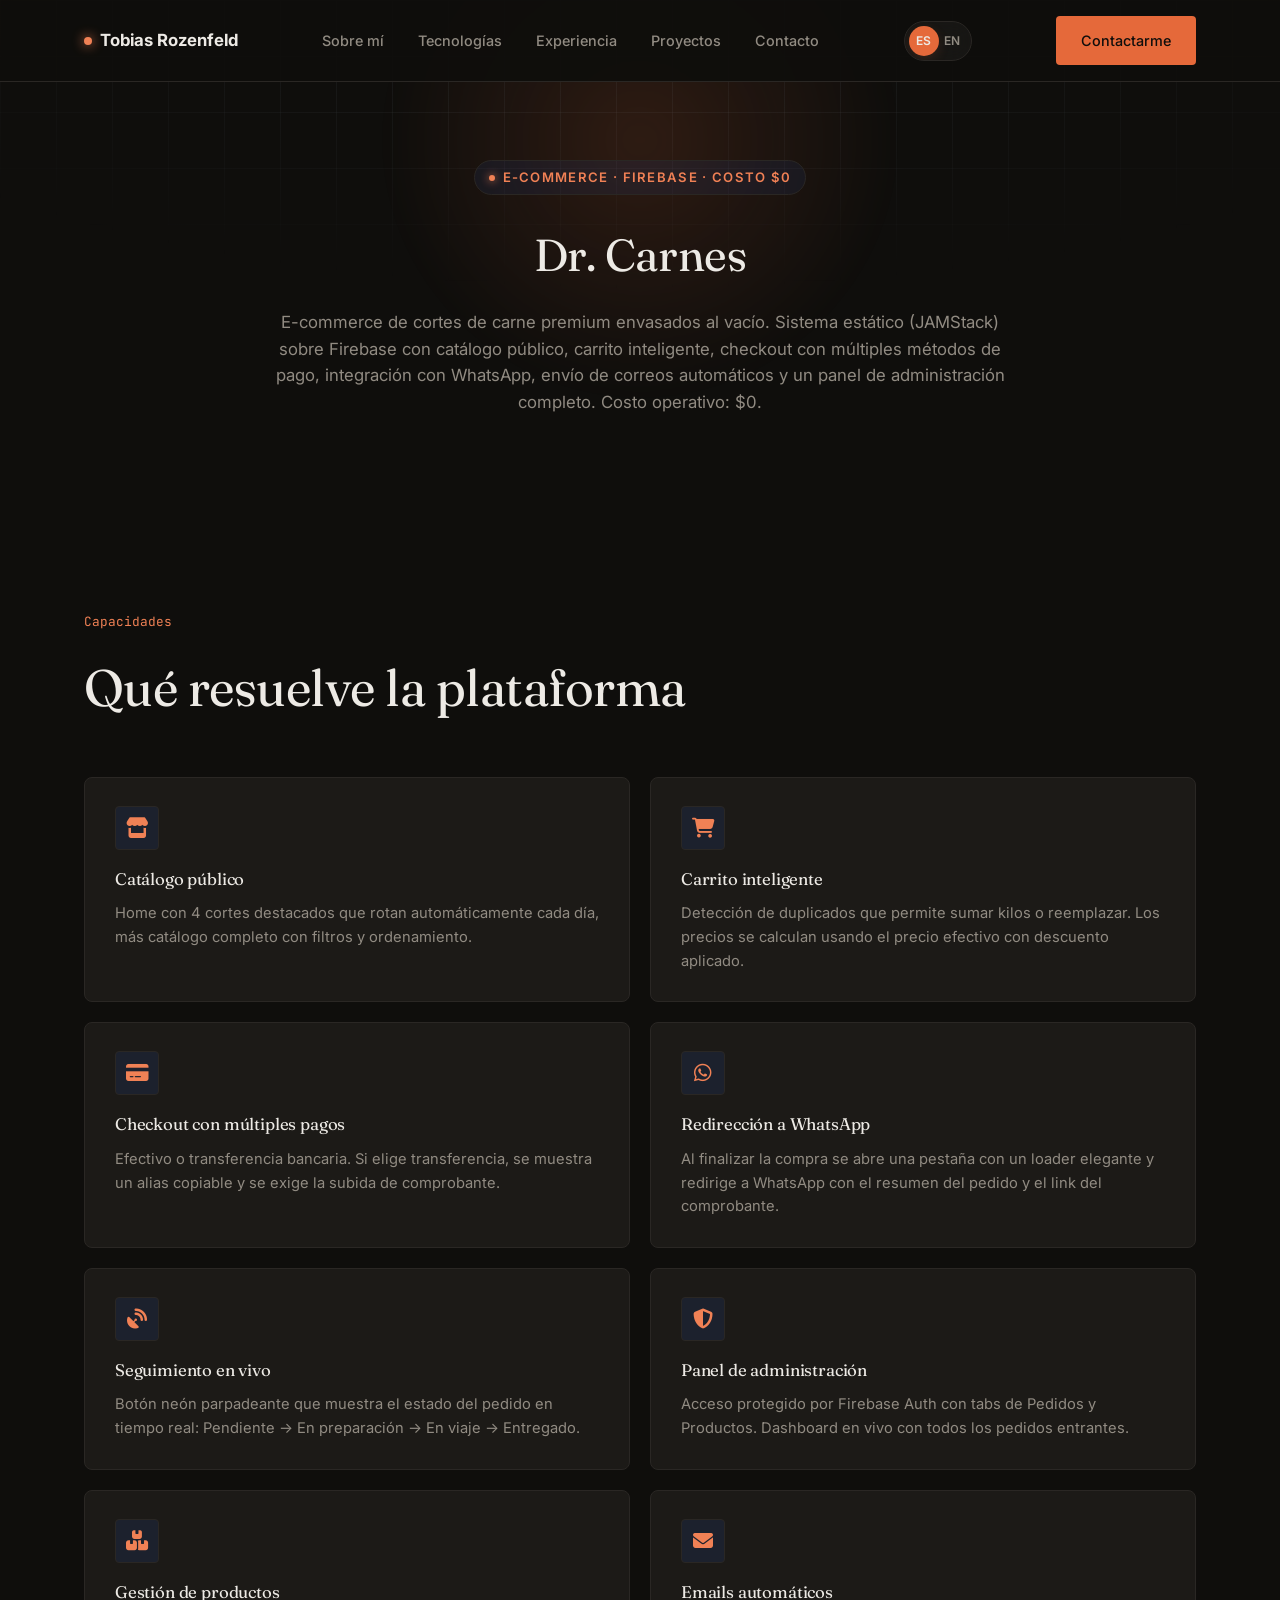
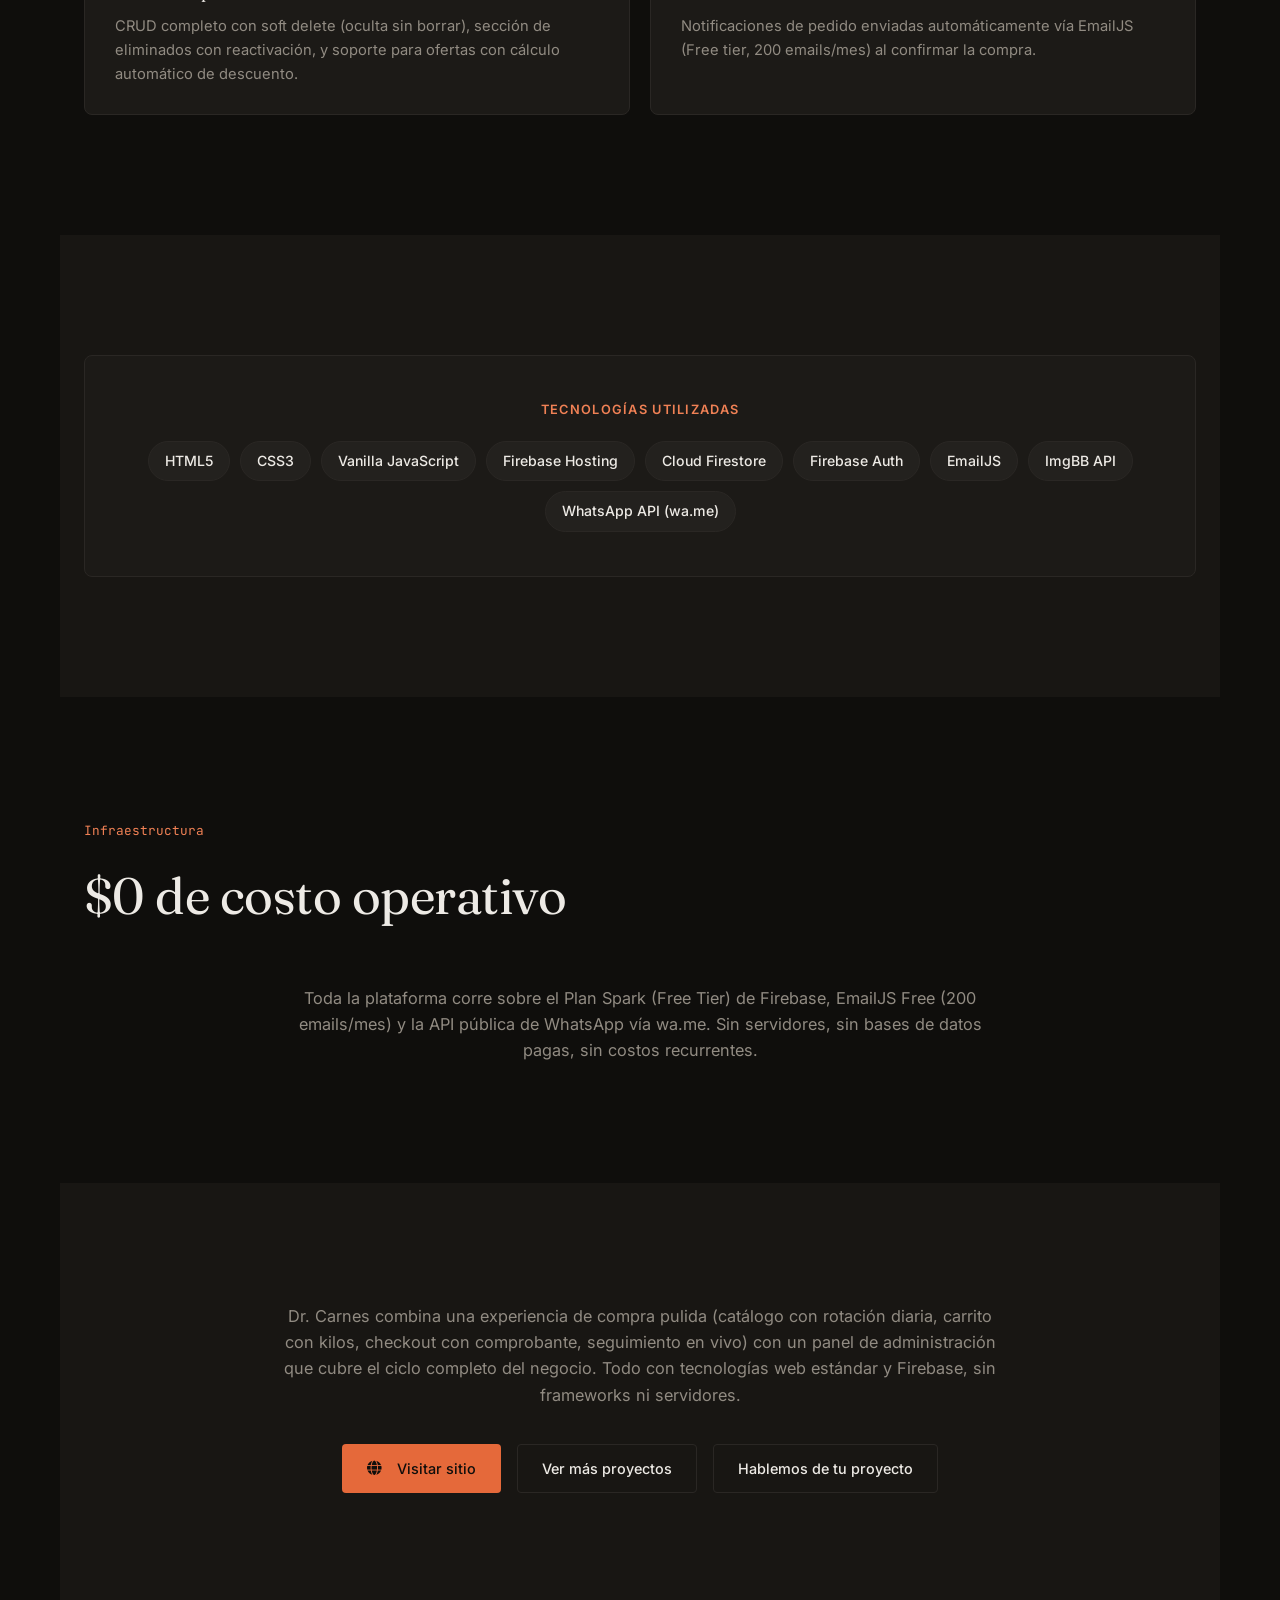
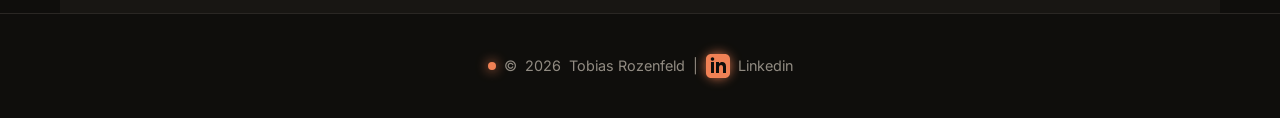
<file: public/drcarneslp.html>
<!DOCTYPE html>
<html lang="es">
<head>
    <meta charset="UTF-8">
    <meta name="viewport" content="width=device-width, initial-scale=1.0">
    <meta name="description" content="Dr. Carnes — E-commerce de carnes premium envasadas al vacío, desarrollado por Tobias Rozenfeld. JAMStack sobre Firebase con costo operativo $0.">
    <title>Dr. Carnes — Proyecto de Tobias Rozenfeld</title>
    <link rel="icon" href="https://pbs.twimg.com/profile_images/1069767367452966912/mgpfJsIv_400x400.jpg">

    <link href="https://cdnjs.cloudflare.com/ajax/libs/font-awesome/6.5.1/css/all.min.css" rel="stylesheet">

    <link rel="stylesheet" href="css/style.css">
    <link rel="stylesheet" href="css/project-detail.css">
    <link rel="stylesheet" href="css/animations.css">
    <link rel="stylesheet" href="css/footer.css">
    <link rel="stylesheet" href="css/responsive.css">
</head>
<body>

    <header class="site-header">
        <div class="nav-wrap">
            <a href="/" class="logo-link">
                <span class="logo-mark"></span>
                <span class="logo-text">Tobias Rozenfeld</span>
            </a>
            <nav class="nav-links">
                <a href="/#about" data-i18n="nav.about">Sobre mí</a>
                <a href="/#stack" data-i18n="nav.stack">Stack</a>
                <a href="/#experience" data-i18n="nav.experience">Experiencia</a>
                <a href="/#projects" data-i18n="nav.projects">Proyectos</a>
                <a href="/#contact" data-i18n="nav.contact">Contacto</a>
            </nav>
            <button class="lang-switch" id="langSwitch" data-lang="es" aria-label="Cambiar idioma / Switch language">
                <span class="lang-thumb"></span>
                <span class="lang-option es">ES</span>
                <span class="lang-option en">EN</span>
            </button>
            <a href="/#contact" class="btn btn-primary nav-cta" data-i18n="nav.cta">Contactarme</a>
            <button class="menu-toggle" aria-label="Abrir menú" aria-expanded="false">
                <i class="fa-solid fa-bars"></i>
            </button>
        </div>
    </header>

    <main>
        <!-- HERO DE PROYECTO -->
        <section class="project-hero">
            <div class="project-hero-glow"></div>
            <div class="project-hero-inner">
                <span class="project-eyebrow"><span class="dot"></span> <span data-i18n="drcarnes.eyebrow">E-commerce · Firebase · Costo $0</span></span>
                <h1 class="project-hero-title" data-i18n="drcarnes.hero_title">Dr. Carnes</h1>
                <p class="project-hero-desc" data-i18n="drcarnes.hero_desc">
                    E-commerce de cortes de carne premium envasados al vacío.
                    Sistema estático (JAMStack) sobre Firebase con catálogo público,
                    carrito inteligente, checkout con múltiples métodos de pago,
                    integración con WhatsApp, envío de correos automáticos y un panel
                    de administración completo para gestionar productos y pedidos.
                    Costo operativo: $0.
                </p>
            </div>
        </section>

        <!-- FEATURES -->
        <section class="section section-dark">
            <div class="section-header reveal">
                <span class="eyebrow" data-i18n="drcarnes.features_eyebrow">Capacidades</span>
                <h2 class="section-title" data-i18n="drcarnes.features_title">Qué resuelve la plataforma</h2>
            </div>

            <div class="feature-grid">
                <div class="glass-card feature-card reveal">
                    <div class="feature-icon"><i class="fa-solid fa-store"></i></div>
                    <h3 class="feature-title" data-i18n="drcarnes.f1_title">Catálogo público</h3>
                    <p class="feature-desc" data-i18n="drcarnes.f1_desc">Home con 4 cortes destacados que rotan automáticamente cada día, más catálogo completo con filtros y ordenamiento.</p>
                </div>
                <div class="glass-card feature-card reveal">
                    <div class="feature-icon"><i class="fa-solid fa-cart-shopping"></i></div>
                    <h3 class="feature-title" data-i18n="drcarnes.f2_title">Carrito inteligente</h3>
                    <p class="feature-desc" data-i18n="drcarnes.f2_desc">Detección de duplicados que permite sumar kilos o reemplazar. Los precios se calculan usando el precio efectivo con descuento aplicado.</p>
                </div>
                <div class="glass-card feature-card reveal">
                    <div class="feature-icon"><i class="fa-solid fa-credit-card"></i></div>
                    <h3 class="feature-title" data-i18n="drcarnes.f3_title">Checkout con múltiples pagos</h3>
                    <p class="feature-desc" data-i18n="drcarnes.f3_desc">Efectivo o transferencia bancaria. Si elige transferencia, se muestra un alias copiable y se exige la subida de comprobante.</p>
                </div>
                <div class="glass-card feature-card reveal">
                    <div class="feature-icon"><i class="fa-brands fa-whatsapp"></i></div>
                    <h3 class="feature-title" data-i18n="drcarnes.f4_title">Redirección a WhatsApp</h3>
                    <p class="feature-desc" data-i18n="drcarnes.f4_desc">Al finalizar la compra se abre una pestaña con un loader elegante y redirige a WhatsApp con el resumen del pedido y el link del comprobante.</p>
                </div>
                <div class="glass-card feature-card reveal">
                    <div class="feature-icon"><i class="fa-solid fa-satellite-dish"></i></div>
                    <h3 class="feature-title" data-i18n="drcarnes.f5_title">Seguimiento en vivo</h3>
                    <p class="feature-desc" data-i18n="drcarnes.f5_desc">Botón neón parpadeante que muestra el estado del pedido en tiempo real: Pendiente → En preparación → En viaje → Entregado.</p>
                </div>
                <div class="glass-card feature-card reveal">
                    <div class="feature-icon"><i class="fa-solid fa-shield-halved"></i></div>
                    <h3 class="feature-title" data-i18n="drcarnes.f6_title">Panel de administración</h3>
                    <p class="feature-desc" data-i18n="drcarnes.f6_desc">Acceso protegido por Firebase Auth con tabs de Pedidos y Productos. Dashboard en vivo con todos los pedidos entrantes.</p>
                </div>
                <div class="glass-card feature-card reveal">
                    <div class="feature-icon"><i class="fa-solid fa-boxes-stacked"></i></div>
                    <h3 class="feature-title" data-i18n="drcarnes.f7_title">Gestión de productos</h3>
                    <p class="feature-desc" data-i18n="drcarnes.f7_desc">CRUD completo con soft delete (oculta sin borrar), sección de eliminados con reactivación, y soporte para ofertas con cálculo automático de descuento.</p>
                </div>
                <div class="glass-card feature-card reveal">
                    <div class="feature-icon"><i class="fa-solid fa-envelope"></i></div>
                    <h3 class="feature-title" data-i18n="drcarnes.f8_title">Emails automáticos</h3>
                    <p class="feature-desc" data-i18n="drcarnes.f8_desc">Notificaciones de pedido enviadas automáticamente vía EmailJS (Free tier, 200 emails/mes) al confirmar la compra.</p>
                </div>
            </div>
        </section>

        <!-- TECNOLOGÍAS -->
        <section class="section section-secondary">
            <div class="glass-card tech-block reveal">
                <div class="tech-block-title" data-i18n="drcarnes.tech_title">Tecnologías utilizadas</div>
                <div class="tech-block-list">
                    <span>HTML5</span><span>CSS3</span><span>Vanilla JavaScript</span>
                    <span>Firebase Hosting</span><span>Cloud Firestore</span><span>Firebase Auth</span>
                    <span>EmailJS</span><span>ImgBB API</span><span>WhatsApp API (wa.me)</span>
                </div>
            </div>
        </section>

        <!-- INFRAESTRUCTURA / COSTO $0 -->
        <section class="section section-dark">
            <div class="section-header reveal">
                <span class="eyebrow" data-i18n="drcarnes.cost_eyebrow">Infraestructura</span>
                <h2 class="section-title" data-i18n="drcarnes.cost_title">$0 de costo operativo</h2>
            </div>
            <div class="project-closing reveal">
                <p data-i18n="drcarnes.cost_desc">
                    Toda la plataforma corre sobre el <strong>Plan Spark (Free Tier) de Firebase</strong>,
                    EmailJS Free (200 emails/mes) y la API pública de WhatsApp vía <code>wa.me</code>.
                    Sin servidores, sin bases de datos pagas, sin costos recurrentes: el proyecto
                    demuestra que un e-commerce completo puede sostenerse con infraestructura gratuita.
                </p>
            </div>
        </section>

        <!-- CIERRE -->
        <section class="section section-secondary">
            <div class="project-closing reveal">
                <p data-i18n="drcarnes.closing">
                    Dr. Carnes combina una experiencia de compra pulida (catálogo con rotación diaria,
                    carrito con kilos, checkout con comprobante, seguimiento en vivo) con un panel
                    de administración que cubre el ciclo completo del negocio. Todo con tecnologías
                    web estándar y Firebase, sin frameworks ni servidores.
                </p>
                <div class="project-cta">
                    <a href="https://drcarneslp.web.app"
                       target="_blank"
                       rel="noopener noreferrer"
                       class="btn btn-primary">
                        <i class="fa-solid fa-globe" style="margin-right:8px;"></i>
                        <span data-i18n="drcarnes.site_cta">Visitar sitio</span>
                    </a>
                    <a href="/#projects" class="btn btn-outline" data-i18n="project.more">Ver más proyectos</a>
                    <a href="/#contact" class="btn btn-outline" data-i18n="project.talk">Hablemos de tu proyecto</a>
                </div>
            </div>
        </section>
    </main>

    <footer class="site-footer">
        <div class="footer-inner">
            <div class="footer-brand">
                <span class="logo-mark"></span>
                &copy; <span id="footer-year">2026</span> Tobias Rozenfeld
                <span class="footer-separator">|</span>
                <a href="https://www.linkedin.com/in/tobi-roz/" target="_blank" rel="noopener noreferrer" class="logo-linkedin-glow" aria-label="Visitar mi perfil de LinkedIn">
                    <svg xmlns="http://w3.org" viewBox="0 0 24 24">
                        <path d="M19 0h-14c-2.761 0-5 2.239-5 5v14c0 2.761 2.239 5 5 5h14c2.762 0 5-2.239 5-5v-14c0-2.761-2.238-5-5-5zm-11 19h-3v-11h3v11zm-1.5-12.268c-.966 0-1.75-.79-1.75-1.764s.784-1.764 1.75-1.764 1.75.79 1.75 1.764-.783 1.764-1.75 1.764zm13.5 12.268h-3v-5.604c0-3.368-4-3.113-4 0v5.604h-3v-11h3v1.765c1.396-2.586 7-2.777 7 2.476v6.759z"/>
                    </svg>
                </a>
                <span>Linkedin</span>
            </div>
        </div>
    </footer>

    <script src="js/i18n.js"></script>
    <script src="js/menu.js"></script>
    <script src="js/animations.js"></script>
    <script>
        document.getElementById("footer-year").textContent = new Date().getFullYear();
    </script>
</body>
</html>
</file>
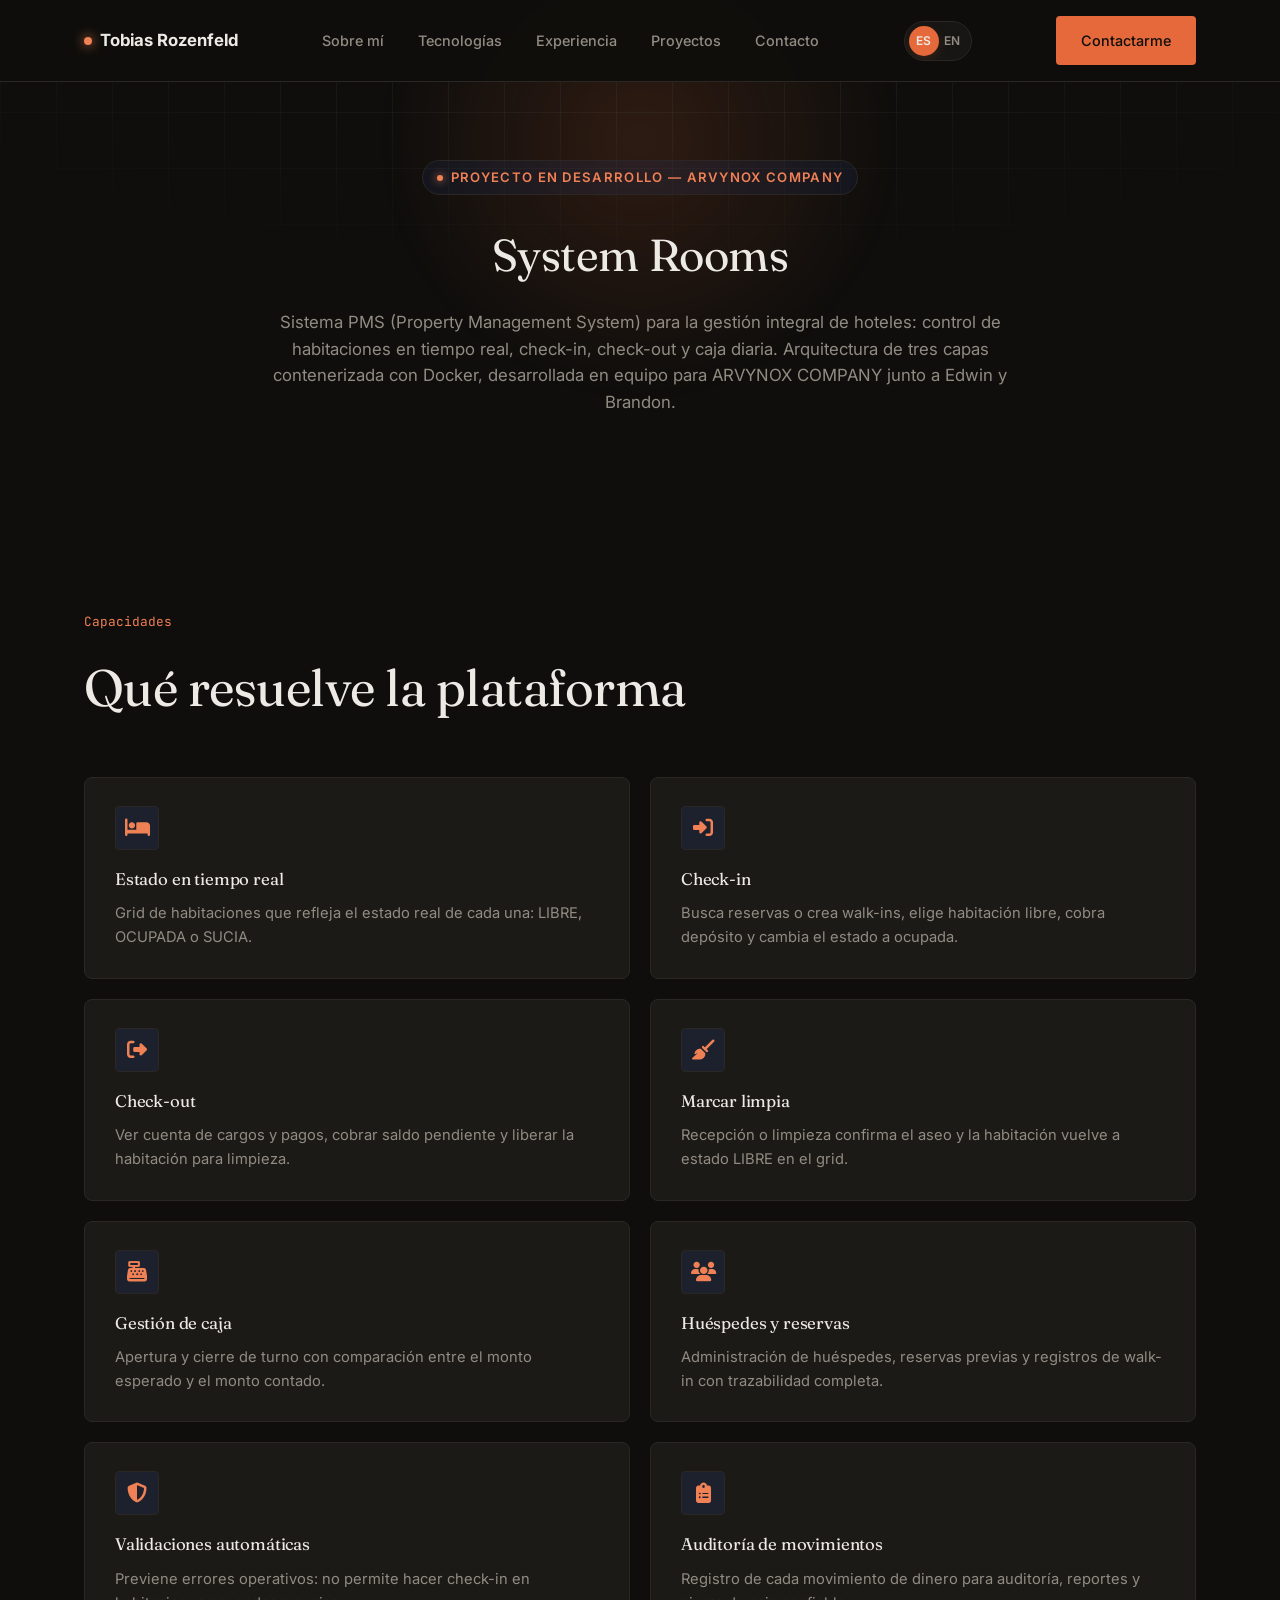
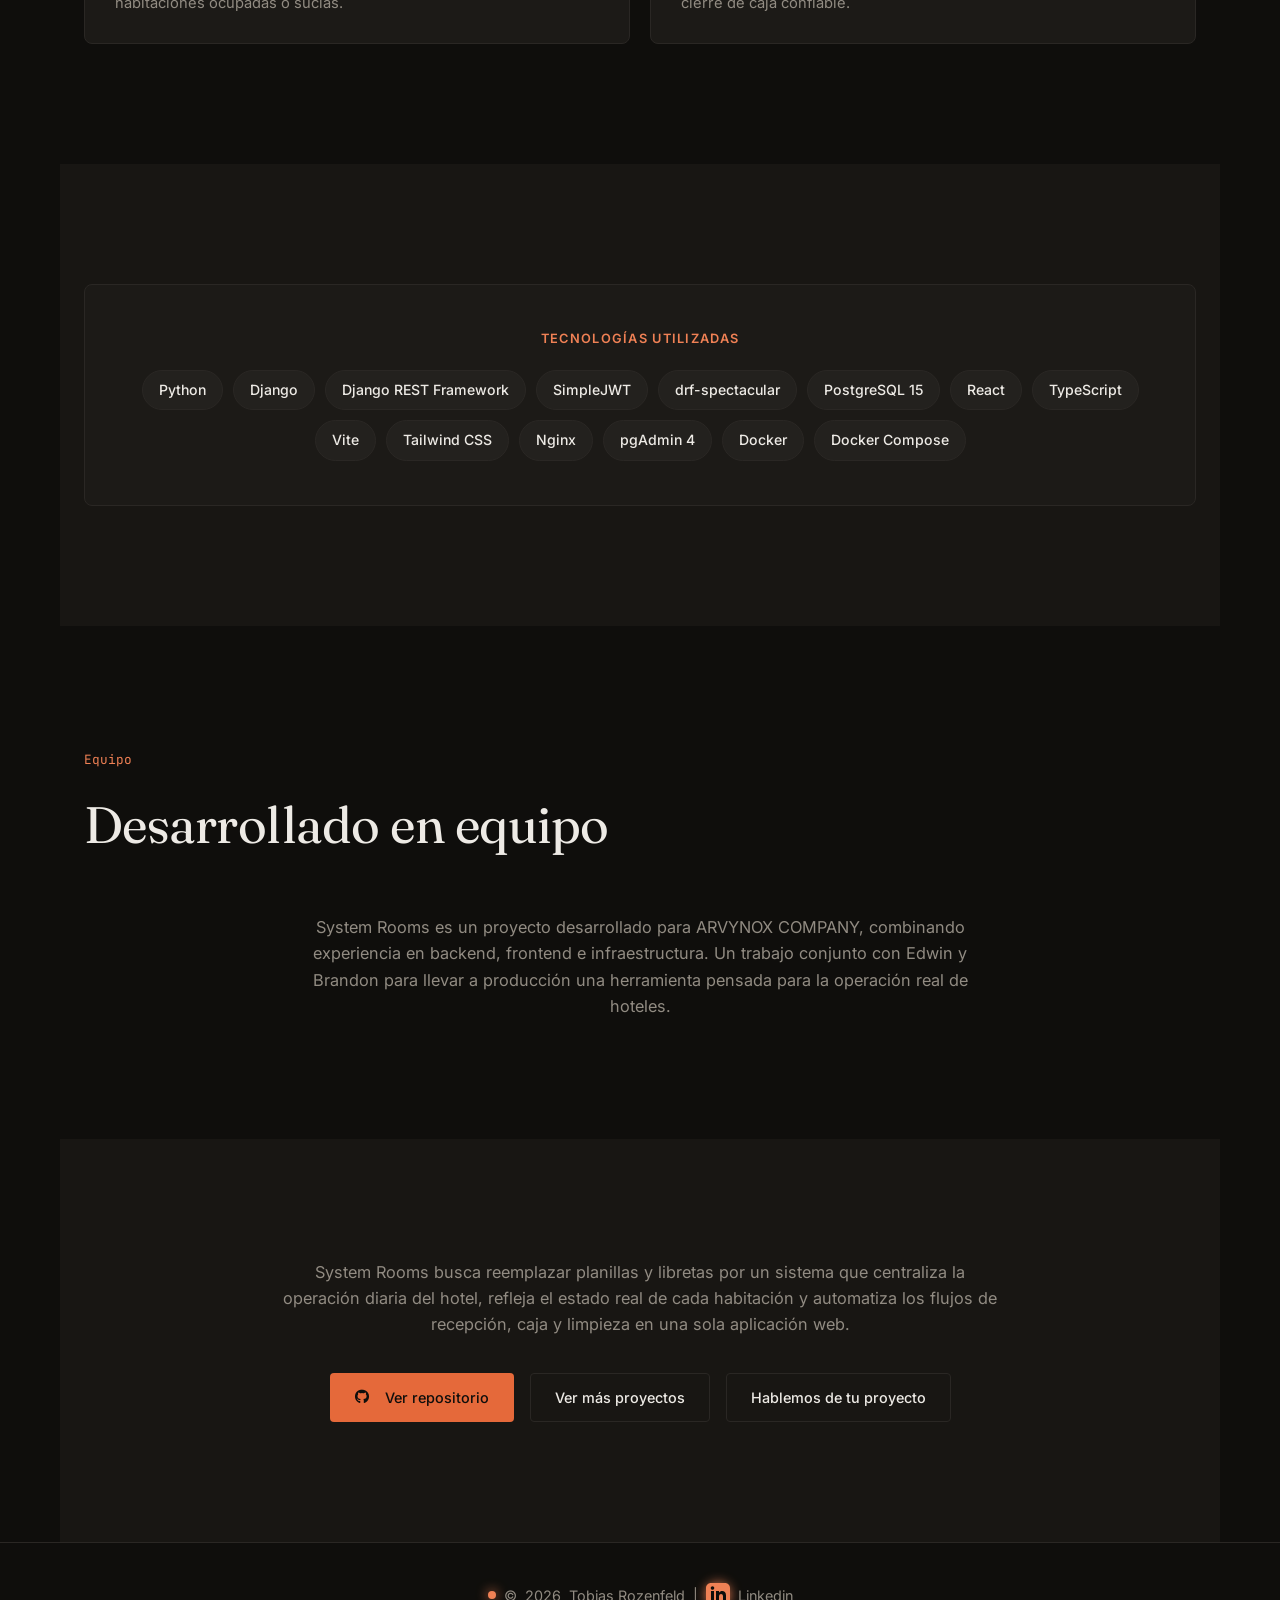
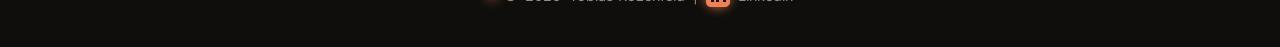
<file: public/system-rooms.html>
<!DOCTYPE html>
<html lang="es">
<head>
    <meta charset="UTF-8">
    <meta name="viewport" content="width=device-width, initial-scale=1.0">
    <meta name="description" content="System Rooms — Sistema de gestión hotelera (PMS) desarrollado por Tobias Rozenfeld para ARVYNOX COMPANY.">
    <title>System Rooms — Proyecto de Tobias Rozenfeld</title>
    <link rel="icon" href="https://pbs.twimg.com/profile_images/1069767367452966912/mgpfJsIv_400x400.jpg">

    <link href="https://cdnjs.cloudflare.com/ajax/libs/font-awesome/6.5.1/css/all.min.css" rel="stylesheet">

    <link rel="stylesheet" href="css/style.css">
    <link rel="stylesheet" href="css/project-detail.css">
    <link rel="stylesheet" href="css/animations.css">
    <link rel="stylesheet" href="css/footer.css">
    <link rel="stylesheet" href="css/responsive.css">
</head>
<body>

    <header class="site-header">
        <div class="nav-wrap">
            <a href="/" class="logo-link">
                <span class="logo-mark"></span>
                <span class="logo-text">Tobias Rozenfeld</span>
            </a>
            <nav class="nav-links">
                <a href="/#about" data-i18n="nav.about">Sobre mí</a>
                <a href="/#stack" data-i18n="nav.stack">Stack</a>
                <a href="/#experience" data-i18n="nav.experience">Experiencia</a>
                <a href="/#projects" data-i18n="nav.projects">Proyectos</a>
                <a href="/#contact" data-i18n="nav.contact">Contacto</a>
            </nav>
            <button class="lang-switch" id="langSwitch" data-lang="es" aria-label="Cambiar idioma / Switch language">
                <span class="lang-thumb"></span>
                <span class="lang-option es">ES</span>
                <span class="lang-option en">EN</span>
            </button>
            <a href="/#contact" class="btn btn-primary nav-cta" data-i18n="nav.cta">Contactarme</a>
            <button class="menu-toggle" aria-label="Abrir menú" aria-expanded="false">
                <i class="fa-solid fa-bars"></i>
            </button>
        </div>
    </header>

    <main>
        <!-- HERO DE PROYECTO -->
        <section class="project-hero">
            <div class="project-hero-glow"></div>
            <div class="project-hero-inner">
                <span class="project-eyebrow"><span class="dot"></span> <span data-i18n="systemrooms.eyebrow">Proyecto en desarrollo — ARVYNOX COMPANY</span></span>
                <h1 class="project-hero-title" data-i18n="systemrooms.hero_title">System Rooms</h1>
                <p class="project-hero-desc" data-i18n="systemrooms.hero_desc">
                    Sistema PMS (Property Management System) para la gestión integral de hoteles:
                    control de habitaciones en tiempo real, check-in, check-out y caja diaria.
                    Arquitectura de tres capas contenerizada con Docker, desarrollada en equipo
                    para ARVYNOX COMPANY junto a Edwin y Brandon.
                </p>
            </div>
        </section>

        <!-- FEATURES -->
        <section class="section section-dark">
            <div class="section-header reveal">
                <span class="eyebrow" data-i18n="systemrooms.features_eyebrow">Capacidades</span>
                <h2 class="section-title" data-i18n="systemrooms.features_title">Qué resuelve la plataforma</h2>
            </div>

            <div class="feature-grid">
                <div class="glass-card feature-card reveal">
                    <div class="feature-icon"><i class="fa-solid fa-bed"></i></div>
                    <h3 class="feature-title" data-i18n="systemrooms.f1_title">Estado en tiempo real</h3>
                    <p class="feature-desc" data-i18n="systemrooms.f1_desc">Grid de habitaciones que refleja el estado real de cada una: LIBRE, OCUPADA o SUCIA.</p>
                </div>
                <div class="glass-card feature-card reveal">
                    <div class="feature-icon"><i class="fa-solid fa-right-to-bracket"></i></div>
                    <h3 class="feature-title" data-i18n="systemrooms.f2_title">Check-in</h3>
                    <p class="feature-desc" data-i18n="systemrooms.f2_desc">Busca reservas o crea walk-ins, elige habitación libre, cobra depósito y cambia el estado a ocupada.</p>
                </div>
                <div class="glass-card feature-card reveal">
                    <div class="feature-icon"><i class="fa-solid fa-right-from-bracket"></i></div>
                    <h3 class="feature-title" data-i18n="systemrooms.f3_title">Check-out</h3>
                    <p class="feature-desc" data-i18n="systemrooms.f3_desc">Ver cuenta de cargos y pagos, cobrar saldo pendiente y liberar la habitación para limpieza.</p>
                </div>
                <div class="glass-card feature-card reveal">
                    <div class="feature-icon"><i class="fa-solid fa-broom"></i></div>
                    <h3 class="feature-title" data-i18n="systemrooms.f4_title">Marcar limpia</h3>
                    <p class="feature-desc" data-i18n="systemrooms.f4_desc">Recepción o limpieza confirma el aseo y la habitación vuelve a estado LIBRE en el grid.</p>
                </div>
                <div class="glass-card feature-card reveal">
                    <div class="feature-icon"><i class="fa-solid fa-cash-register"></i></div>
                    <h3 class="feature-title" data-i18n="systemrooms.f5_title">Gestión de caja</h3>
                    <p class="feature-desc" data-i18n="systemrooms.f5_desc">Apertura y cierre de turno con comparación entre el monto esperado y el monto contado.</p>
                </div>
                <div class="glass-card feature-card reveal">
                    <div class="feature-icon"><i class="fa-solid fa-users"></i></div>
                    <h3 class="feature-title" data-i18n="systemrooms.f6_title">Huéspedes y reservas</h3>
                    <p class="feature-desc" data-i18n="systemrooms.f6_desc">Administración de huéspedes, reservas previas y registros de walk-in con trazabilidad completa.</p>
                </div>
                <div class="glass-card feature-card reveal">
                    <div class="feature-icon"><i class="fa-solid fa-shield-halved"></i></div>
                    <h3 class="feature-title" data-i18n="systemrooms.f7_title">Validaciones automáticas</h3>
                    <p class="feature-desc" data-i18n="systemrooms.f7_desc">Previene errores operativos: no permite hacer check-in en habitaciones ocupadas o sucias.</p>
                </div>
                <div class="glass-card feature-card reveal">
                    <div class="feature-icon"><i class="fa-solid fa-clipboard-list"></i></div>
                    <h3 class="feature-title" data-i18n="systemrooms.f8_title">Auditoría de movimientos</h3>
                    <p class="feature-desc" data-i18n="systemrooms.f8_desc">Registro de cada movimiento de dinero para auditoría, reportes y cierre de caja confiable.</p>
                </div>
            </div>
        </section>

        <!-- TECNOLOGÍAS -->
        <section class="section section-secondary">
            <div class="glass-card tech-block reveal">
                <div class="tech-block-title" data-i18n="systemrooms.tech_title">Tecnologías utilizadas</div>
                <div class="tech-block-list">
                    <span>Python</span><span>Django</span><span>Django REST Framework</span><span>SimpleJWT</span>
                    <span>drf-spectacular</span><span>PostgreSQL 15</span><span>React</span><span>TypeScript</span>
                    <span>Vite</span><span>Tailwind CSS</span><span>Nginx</span><span>pgAdmin 4</span>
                    <span>Docker</span><span>Docker Compose</span>
                </div>
            </div>
        </section>

        <!-- EQUIPO / EMPRESA -->
        <section class="section section-dark">
            <div class="section-header reveal">
                <span class="eyebrow" data-i18n="systemrooms.team_eyebrow">Equipo</span>
                <h2 class="section-title" data-i18n="systemrooms.team_title">Desarrollado en equipo</h2>
            </div>

            <div class="project-closing reveal">
                <p data-i18n="systemrooms.team_desc">
                    System Rooms es un proyecto desarrollado para <strong>ARVYNOX COMPANY</strong>,
                    combinando experiencia en backend, frontend e infraestructura. Un trabajo conjunto
                    con Edwin y Brandon para llevar a producción una herramienta pensada para la operación
                    real de hoteles.
                </p>
            </div>
        </section>

        <!-- CIERRE -->
        <section class="section section-secondary">
            <div class="project-closing reveal">
                <p data-i18n="systemrooms.closing">
                    System Rooms busca reemplazar planillas y libretas por un sistema que centraliza
                    la operación diaria del hotel, refleja el estado real de cada habitación y automatiza
                    los flujos de recepción, caja y limpieza en una sola aplicación web.
                </p>
                <div class="project-cta">
                    <a href="https://github.com/ARVYNOX-COMPANY/System_Rooms"
                       target="_blank"
                       rel="noopener noreferrer"
                       class="btn btn-primary">
                        <i class="fa-brands fa-github" style="margin-right:8px;"></i>
                        <span data-i18n="systemrooms.repo_cta">Ver repositorio</span>
                    </a>
                    <a href="/#projects" class="btn btn-outline" data-i18n="project.more">Ver más proyectos</a>
                    <a href="/#contact" class="btn btn-outline" data-i18n="project.talk">Hablemos de tu proyecto</a>
                </div>
            </div>
        </section>
    </main>

    <footer class="site-footer">
        <div class="footer-inner">
            <div class="footer-brand">
                <span class="logo-mark"></span>
                &copy; <span id="footer-year">2026</span> Tobias Rozenfeld
                <span class="footer-separator">|</span>
                <a href="https://www.linkedin.com/in/tobi-roz/" target="_blank" rel="noopener noreferrer" class="logo-linkedin-glow" aria-label="Visitar mi perfil de LinkedIn">
                    <svg xmlns="http://w3.org" viewBox="0 0 24 24">
                        <path d="M19 0h-14c-2.761 0-5 2.239-5 5v14c0 2.761 2.239 5 5 5h14c2.762 0 5-2.239 5-5v-14c0-2.761-2.238-5-5-5zm-11 19h-3v-11h3v11zm-1.5-12.268c-.966 0-1.75-.79-1.75-1.764s.784-1.764 1.75-1.764 1.75.79 1.75 1.764-.783 1.764-1.75 1.764zm13.5 12.268h-3v-5.604c0-3.368-4-3.113-4 0v5.604h-3v-11h3v1.765c1.396-2.586 7-2.777 7 2.476v6.759z"/>
                    </svg>
                </a>
                <span>Linkedin</span>
            </div>
        </div>
    </footer>

    <script src="js/i18n.js"></script>
    <script src="js/menu.js"></script>
    <script src="js/animations.js"></script>
    <script>
        document.getElementById("footer-year").textContent = new Date().getFullYear();
    </script>
</body>
</html>
</file>
<file: public/css/style.css>
/* ============================================================
   STYLE.CSS — Fundacion visual del sitio
   Design tokens, reset, tipografia y componentes globales
   ============================================================ */

/* --- Google Fonts: Inter (cuerpo) + Fraunces (títulos) + JetBrains Mono (detalles) --- */
@import url('https://fonts.googleapis.com/css2?family=Fraunces:opsz,wght@9..144,400;9..144,500&family=Inter:wght@400;500;600&family=JetBrains+Mono:wght@400&display=swap');

/* --- Design tokens --------------------------------------------------- */
:root {
    /* Superficies (Tonos cálidos en lugar de azulados) */
    --bg-primary: #0F0E0C; /* Negro cálido */
    --bg-secondary: #181613;
    --card-bg: #1C1A17;

    /* Texto */
    --text-primary: #EDEAE5; /* Blanco roto */
    --text-secondary: #918B82; /* Gris cálido */

    /* Acento (Naranja terracota - cámbialo si prefieres otro) */
    --primary: #E5693A;
    --primary-light: #F08155;
    --primary-glow: rgba(229, 105, 58, 0.15);

    /* Bordes */
    --border: #2A2724;
    --border-hover: #44403A;

    /* Tipografia */
    --font-main: 'Inter', -apple-system, BlinkMacSystemFont, sans-serif;
    --font-serif: 'Fraunces', Georgia, serif;
    --font-mono: 'JetBrains Mono', monospace;

    /* Espaciado */
    --section-padding: 120px;
    --section-padding-mobile: 64px;

    /* Bordes redondeados (Menos redondeados = más serio/editorial) */
    --radius-sm: 4px;
    --radius-md: 8px;
    --radius-lg: 12px;
}

/* --- Reset ------------------------------------------------------------ */
*,
*::before,
*::after {
    box-sizing: border-box;
}

html {
    scroll-behavior: smooth;
}

body {
    margin: 0;
    padding: 0;
    font-family: var(--font-main);
    background-color: var(--bg-primary);
    color: var(--text-primary);
    line-height: 1.6;
    -webkit-font-smoothing: antialiased;
    overflow-x: hidden;
}

a {
    color: inherit;
    text-decoration: none;
}

ul, ol {
    list-style: none;
    margin: 0;
    padding: 0;
}

img {
    max-width: 100%;
    display: block;
}

button {
    font-family: var(--font-main);
    cursor: pointer;
}

/* Foco visible para accesibilidad de teclado */
a:focus-visible,
button:focus-visible,
input:focus-visible,
textarea:focus-visible {
    outline: 2px solid var(--primary-light);
    outline-offset: 3px;
}

/* Respetar preferencia de movimiento reducido */
@media (prefers-reduced-motion: reduce) {
    *,
    *::before,
    *::after {
        animation-duration: 0.001ms !important;
        animation-iteration-count: 1 !important;
        transition-duration: 0.001ms !important;
        scroll-behavior: auto !important;
    }
}

/* --- Tipografia general ------------------------------------------------ */
h1, h2, h3, h4, h5, h6 {
    font-family: var(--font-serif); /* ¡Añadimos Serif! */
    font-weight: 400; /* Ligero y elegante */
    margin: 0;
    letter-spacing: -0.01em;
}

p {
    color: var(--text-secondary);
    margin: 0;
}

/* --- Layout: sistema de secciones -------------------------------------- */
.section {
    padding: var(--section-padding) 24px;
    max-width: 1160px;
    margin: 0 auto;
}

.section-dark {
    background-color: var(--bg-primary);
}

.section-secondary {
    background-color: var(--bg-secondary);
}

.section-inner {
    max-width: 1160px;
    margin: 0 auto;
}

.eyebrow {
    display: inline-block;
    font-family: var(--font-mono);
    font-size: 0.8rem;
    font-weight: 400;
    color: var(--primary-light);
    margin-bottom: 14px;
    text-transform: none; /* Quitamos las mayúsculas */
    letter-spacing: 0; /* Quitamos el espaciado exagerado */
}

.section-title {
    font-size: clamp(2rem, 4vw, 3.2rem); /* Más grande */
    color: var(--text-primary);
    margin-bottom: 16px;
    text-align: left;
}

.section-description {
    font-size: 1.05rem;
    color: var(--text-secondary);
    max-width: 640px;
    margin-bottom: 48px;
    text-align: left;
}

.section-header {
    margin-bottom: 48px;
}

/* --- Glass card: componente reutilizable ------------------------------ */
/* --- Flat card: componente reutilizable ------------------------------ */
.glass-card {
    background: var(--card-bg);
    border: 1px solid var(--border);
    border-radius: var(--radius-md);
    transition: border-color 0.3s ease;
    /* Quitamos el backdrop-filter y las sombras */
}

.glass-card:hover {
    border-color: var(--border-hover);
    transform: none; /* Quitamos el salto hacia arriba, muy de plantilla */
}

/* --- Botones ------------------------------------------------------------ */
.btn {
    display: inline-flex;
    align-items: center;
    justify-content: center;
    gap: 8px;
    font-size: 0.9rem;
    font-weight: 500;
    padding: 12px 24px;
    border-radius: var(--radius-sm);
    border: 1px solid transparent;
    transition: background-color 0.2s ease, color 0.2s ease, border-color 0.2s ease;
}

.btn-primary {
    background-color: var(--primary);
    color: #0F0E0C; /* Texto oscuro sobre el botón de color */
}

.btn-primary:hover {
    background-color: var(--primary-light);
    box-shadow: none; /* Sin sombras brillantes */
    transform: none;
}

.btn-outline {
    background-color: transparent;
    color: var(--text-primary);
    border-color: var(--border);
}

.btn-outline:hover {
    border-color: var(--border-hover);
    background-color: transparent;
    transform: none;
}

.btn-ghost {
    background: transparent;
    color: var(--text-secondary);
    padding: 13px 18px;
}

.btn-ghost:hover {
    color: var(--text-primary);
}

/* --- Utilidades ---------------------------------------------------------- */
.text-center { text-align: center; }
.mx-auto { margin-left: auto; margin-right: auto; }

/* ============================================================
   HEADER / NAVBAR
   ============================================================ */
.site-header {
    position: fixed;
    top: 0;
    left: 0;
    width: 100%;
    z-index: 1000;
    background-color: rgba(15, 14, 12, 0.95); /* Fondo opaco, sin blur */
    border-bottom: 1px solid var(--border);
}

.nav-wrap {
    max-width: 1160px;
    margin: 0 auto;
    padding: 16px 24px;
    display: flex;
    align-items: center;
    justify-content: space-between;
}

.logo-link {
    display: inline-flex;
    align-items: center;
    gap: 8px;
}

.logo-mark {
    width: 8px;
    height: 8px;
    border-radius: 50%;
    background: var(--primary-light);
    box-shadow: 0 0 12px var(--primary-light);
}

.logo-linkedin-glow {
    display: inline-flex;
    align-items: center;
    justify-content: center;
    width: 24px;  /* Ajusta el tamaño que desees aquí */
    height: 24px;
    border-radius: 50%; /* Mantiene el brillo perfectamente circular */
    background: transparent;
    /* Mismo efecto de sombra que tu logo-mark */
    box-shadow: 0 0 12px var(--primary-light); 
}

.logo-linkedin-glow svg {
    width: 100%;
    height: 100%;
    /* Rellena el logo con tu color primario claro */
    fill: var(--primary-light); 
}

.logo-cafecito-glow {
    display: inline-flex;
    align-items: center;
    justify-content: center;
    width: 24px;
    height: 24px;
    border-radius: 50%;
    background: transparent;

    /* Glow propio de Cafecito */
    box-shadow: 0 0 12px #65abda;

    transition: all 0.3s ease;
}

.logo-cafecito-glow img {
    width: 100%;
    height: 100%;
    object-fit: cover;
    display: block;
    border-radius: 50%;
}

.logo-cafecito-glow:hover {
    transform: scale(1.08);
    box-shadow:
        0 0 8px #65abda,
        0 0 18px #65abda,
        0 0 30px rgba(74, 162, 202, 0.6);
}

.logo-text {
    font-size: 1.05rem;
    font-weight: 700;
    color: var(--text-primary);
}

.nav-links {
    display: flex;
    align-items: center;
    gap: 34px;
}

.nav-links a {
    font-size: 0.9rem;
    font-weight: 500;
    color: var(--text-secondary);
    transition: color 0.25s ease;
    position: relative;
}

.nav-links a::after {
    content: "";
    position: absolute;
    left: 0;
    bottom: -6px;
    width: 0%;
    height: 1px;
    background: var(--primary-light);
    transition: width 0.3s ease;
}

.nav-links a:hover {
    color: var(--text-primary);
}

.nav-links a:hover::after {
    width: 100%;
}

.nav-cta {
    display: inline-flex;
}

.menu-toggle {
    display: none;
    background: none;
    border: none;
    color: var(--text-primary);
    font-size: 1.4rem;
}

/* ============================================================
   LANGUAGE SWITCH
   ============================================================ */

.lang-switch {
    position: relative;
    display: inline-flex;
    align-items: center;
    justify-content: space-between;

    width: 68px;
    height: 40px;

    padding: 4px;
    border: 1px solid var(--border);
    border-radius: 999px;

    background: rgba(255,255,255,.04);
    backdrop-filter: blur(12px);
    -webkit-backdrop-filter: blur(12px);

    cursor: pointer;
    transition: all .3s ease;
    overflow: hidden;
}

.lang-switch:hover {
    border-color: var(--border-hover);
    box-shadow: 0 0 18px var(--primary-glow);
}

.lang-option {
    flex: 1;
    text-align: center;
    font-size: .75rem;
    font-weight: 600;
    color: var(--text-secondary);
    z-index: 2;
    user-select: none;
    transition: color .3s ease;
}

.lang-thumb {
    position: absolute;
    top: 4px;
    left: 4px;

    width: 30px;
    height: 30px;

    border-radius: 50%;
    background: var(--primary);

    box-shadow: 0 4px 12px var(--primary-glow);
    transition: transform .3s ease;
}

/* Estado EN */
.lang-switch[data-lang="en"] .lang-thumb {
    transform: translateX(27.5px);
}

/* Texto activo */
.lang-switch[data-lang="es"] .es,
.lang-switch[data-lang="en"] .en {
    color: var(--text-primary);
}

/* Responsive */
@media (max-width: 768px) {

    .lang-switch {
        width: 66px;
        height: 34px;
    }

    .lang-thumb {
        width: 26px;
        height: 26px;
    }

    .lang-switch[data-lang="en"] .lang-thumb {
        transform: translateX(32px);
    }

    .lang-option {
        font-size: .7rem;
    }
}
</file>
<file: public/css/project-detail.css>
/* ============================================================
   PROJECT-DETAIL.CSS — Paginas individuales de proyecto
   Header de proyecto + grid de features + bloque de tecnologias
   ============================================================ */

/* Header superior de la pagina de proyecto (reemplaza al hero grande) */
.project-hero {
    position: relative;
    padding: 160px 24px 72px;
    background-color: var(--bg-primary);
    overflow: hidden;
    text-align: center;
}

.project-hero::before {
    content: "";
    position: absolute;
    inset: 0;
    background-image:
        linear-gradient(rgba(148, 163, 184, 0.07) 1px, transparent 1px),
        linear-gradient(90deg, rgba(148, 163, 184, 0.07) 1px, transparent 1px);
    background-size: 56px 56px;
    mask-image: radial-gradient(ellipse 70% 60% at 50% 0%, #000 40%, transparent 100%);
    -webkit-mask-image: radial-gradient(ellipse 70% 60% at 50% 0%, #000 40%, transparent 100%);
}

.project-hero-inner {
    position: relative;
    z-index: 2;
    max-width: 760px;
    margin: 0 auto;
}

/* Glow azul respirando, igual que en el hero principal */
.project-hero-glow {
    position: absolute;
    top: -120px;
    left: 50%;
    transform: translateX(-50%);
    width: 520px;
    height: 520px;
    background: radial-gradient(circle, var(--primary-glow) 0%, transparent 70%);
    filter: blur(10px);
    pointer-events: none;
    z-index: 1;
    animation: project-glow-breathe 6s ease-in-out infinite;
}

@keyframes project-glow-breathe {
    0%, 100% { opacity: 0.5; }
    50% { opacity: 0.85; }
}

/* Badge "eyebrow" identico en estilo al de la home */
.project-eyebrow {
    display: inline-flex;
    align-items: center;
    gap: 8px;
    font-size: 0.82rem;
    font-weight: 600;
    letter-spacing: 0.1em;
    text-transform: uppercase;
    color: var(--primary-light);
    padding: 6px 14px;
    border: 1px solid var(--border);
    border-radius: 999px;
    background: rgba(37, 99, 235, 0.08);
    margin-bottom: 24px;
}

.project-eyebrow .dot {
    width: 6px;
    height: 6px;
    border-radius: 50%;
    background: var(--primary-light);
    box-shadow: 0 0 8px var(--primary-light);
}

/* Entrada escalonada: mismo patron de animacion que el hero principal */
.project-hero-inner > * {
    opacity: 0;
    transform: translateY(16px);
    animation: project-hero-rise 0.7s ease forwards;
}

.project-back { animation-delay: 0.05s; }
.project-eyebrow { animation-delay: 0.12s; }
.project-hero-title { animation-delay: 0.2s; }
.project-hero-desc { animation-delay: 0.3s; }

@keyframes project-hero-rise {
    to { opacity: 1; transform: translateY(0); }
}

.project-back {
    display: inline-flex;
    align-items: center;
    gap: 8px;
    font-size: 0.85rem;
    font-weight: 500;
    color: var(--text-secondary);
    margin-bottom: 28px;
    transition: color 0.25s ease;
}

.project-back:hover {
    color: var(--primary-light);
}

.project-hero-title {
    font-size: clamp(1.9rem, 4vw, 2.8rem);
    color: var(--text-primary);
    margin-bottom: 18px;
}

.project-hero-desc {
    font-size: 1.05rem;
    color: var(--text-secondary);
    margin-bottom: 0;
}

/* Grid de features / capacidades del proyecto */
.feature-grid {
    display: grid;
    grid-template-columns: repeat(2, 1fr);
    gap: 20px;
}

.feature-card {
    padding: 28px 30px;
}

.feature-icon {
    width: 44px;
    height: 44px;
    border-radius: var(--radius-sm);
    background: rgba(37, 99, 235, 0.1);
    border: 1px solid var(--border);
    display: flex;
    align-items: center;
    justify-content: center;
    color: var(--primary-light);
    font-size: 1.25rem;
    margin-bottom: 16px;
}

.feature-title {
    font-size: 1.05rem;
    color: var(--text-primary);
    margin-bottom: 10px;
}

.feature-desc {
    font-size: 0.92rem;
    margin: 0;
}

/* Bloque de tecnologias utilizadas */
.tech-block {
    text-align: center;
    padding: 44px;
}

.tech-block-title {
    font-size: 0.8rem;
    text-transform: uppercase;
    letter-spacing: 0.1em;
    color: var(--primary-light);
    margin-bottom: 20px;
    font-weight: 600;
}

.tech-block-list {
    display: flex;
    flex-wrap: wrap;
    justify-content: center;
    gap: 10px;
}

.tech-block-list span {
    font-size: 0.88rem;
    font-weight: 500;
    color: var(--text-primary);
    padding: 8px 16px;
    border-radius: 999px;
    background: rgba(255, 255, 255, 0.03);
    border: 1px solid var(--border);
}

/* Nota de cierre del proyecto */
.project-closing {
    max-width: 720px;
    margin: 0 auto;
    text-align: center;
}

.project-closing p {
    font-size: 1.02rem;
    color: var(--text-secondary);
}

/* CTA de cierre para volver a proyectos o contactar */
.project-cta {
    display: flex;
    justify-content: center;
    gap: 16px;
    margin-top: 36px;
    flex-wrap: wrap;
}

@media screen and (max-width: 768px) {
    .feature-grid {
        grid-template-columns: 1fr;
    }

    .project-hero {
        padding: 130px 20px 56px;
    }
}
</file>
<file: public/css/animations.css>
/* ============================================================
   ANIMATIONS.CSS — Animaciones compartidas
   Fade-in, blur-in y reveal on-scroll (250ms - 600ms, sin excesos)
   ============================================================ */

/* Elementos comienzan ocultos, y se revelan cuando entran al viewport
   mediante la clase .is-visible (agregada por js/animations.js) */
.reveal {
    opacity: 0;
    transform: translateY(24px);
    transition: opacity 0.6s ease, transform 0.6s ease;
}

.reveal.is-visible {
    opacity: 1;
    transform: translateY(0);
}

.reveal-blur {
    opacity: 0;
    filter: blur(6px);
    transition: opacity 0.5s ease, filter 0.5s ease;
}

.reveal-blur.is-visible {
    opacity: 1;
    filter: blur(0);
}

.reveal-scale {
    opacity: 0;
    transform: scale(0.96);
    transition: opacity 0.5s ease, transform 0.5s ease;
}

.reveal-scale.is-visible {
    opacity: 1;
    transform: scale(1);
}

/* Escalonado: aplicar delays incrementales a hijos directos */
.reveal-stagger > * {
    opacity: 0;
    transform: translateY(20px);
    transition: opacity 0.5s ease, transform 0.5s ease;
}

.reveal-stagger.is-visible > *:nth-child(1) { transition-delay: 0ms; }
.reveal-stagger.is-visible > *:nth-child(2) { transition-delay: 80ms; }
.reveal-stagger.is-visible > *:nth-child(3) { transition-delay: 160ms; }
.reveal-stagger.is-visible > *:nth-child(4) { transition-delay: 240ms; }
.reveal-stagger.is-visible > *:nth-child(5) { transition-delay: 320ms; }

.reveal-stagger.is-visible > * {
    opacity: 1;
    transform: translateY(0);
}
</file>
<file: public/css/footer.css>
/* ============================================================
   FOOTER.CSS
   ============================================================ */

.site-footer {
    border-top: 1px solid var(--border);
    padding: 40px 24px;
    background-color: var(--bg-primary);
}

/* .footer-inner {
    max-width: 1160px;
    margin: 0 auto;
    display: flex;
    align-items: center;
    justify-content: space-between;
    flex-wrap: wrap;
    gap: 16px;
} */


.footer-inner {
    max-width: 1160px;
    margin: 0 auto;
    display: flex;
    align-items: center;
    justify-content: center; /* CAMBIADO: Centra si solo está la marca */
    flex-wrap: wrap;
    gap: 16px;
}


.footer-brand {
    display: flex;
    align-items: center;
    gap: 8px;
    font-size: 0.9rem;
    color: var(--text-secondary);
}

.footer-links {
    display: flex;
    gap: 24px;
}

.footer-links a {
    font-size: 0.88rem;
    color: var(--text-secondary);
    transition: color 0.25s ease;
}

.footer-links a:hover {
    color: var(--text-primary);
}
</file>
<file: public/css/responsive.css>
/* ============================================================
   RESPONSIVE.CSS — Adaptaciones para tablet y mobile
   ============================================================ */

/* --- Tablet (<= 960px) --- */
@media screen and (max-width: 960px) {
    :root {
        --section-padding: 80px;
    }

    .about-grid {
        grid-template-columns: 1fr;
        gap: 40px;
    }

    .objectives-card {
        grid-template-columns: repeat(2, 1fr);
    }

    .contact-wrap {
        grid-template-columns: 1fr;
        gap: 40px;
    }

    .project-card.featured {
        flex-direction: column;
    }

    .project-card.featured .project-media {
        border-right: none;
        border-bottom: 1px solid var(--border);
        aspect-ratio: 16 / 9;
    }
}

/* --- Mobile (<= 768px) --- */
@media screen and (max-width: 768px) {
    .section {
        padding: var(--section-padding-mobile) 20px;
    }

    /* Navbar: colapsa a menu hamburguesa */
    .nav-links {
        position: fixed;
        top: 64px;
        right: 0;
        width: 220px;
        flex-direction: column;
        align-items: flex-start;
        gap: 4px;
        background: var(--bg-secondary);
        border: 1px solid var(--border);
        border-radius: var(--radius-md);
        padding: 16px;
        transform: translateX(120%);
        transition: transform 0.35s ease;
    }

    .nav-links.open {
        transform: translateX(0);
    }

    .nav-links a {
        padding: 10px 8px;
        width: 100%;
    }

    .nav-cta {
        display: none;
    }

    .menu-toggle {
        display: block;
    }

    .hero-title {
        font-size: 2.2rem;
    }

    .projects-grid {
        grid-template-columns: 1fr;
    }

    .objectives-card {
        grid-template-columns: 1fr;
        padding: 28px 20px;
    }

    .stack-track-wrap {
        padding-bottom: 260px;
    }

    .stack-detail-card {
        bottom: 150px;
    }

    .footer-inner {
        flex-direction: column;
        text-align: center;
    }
}
</file>
